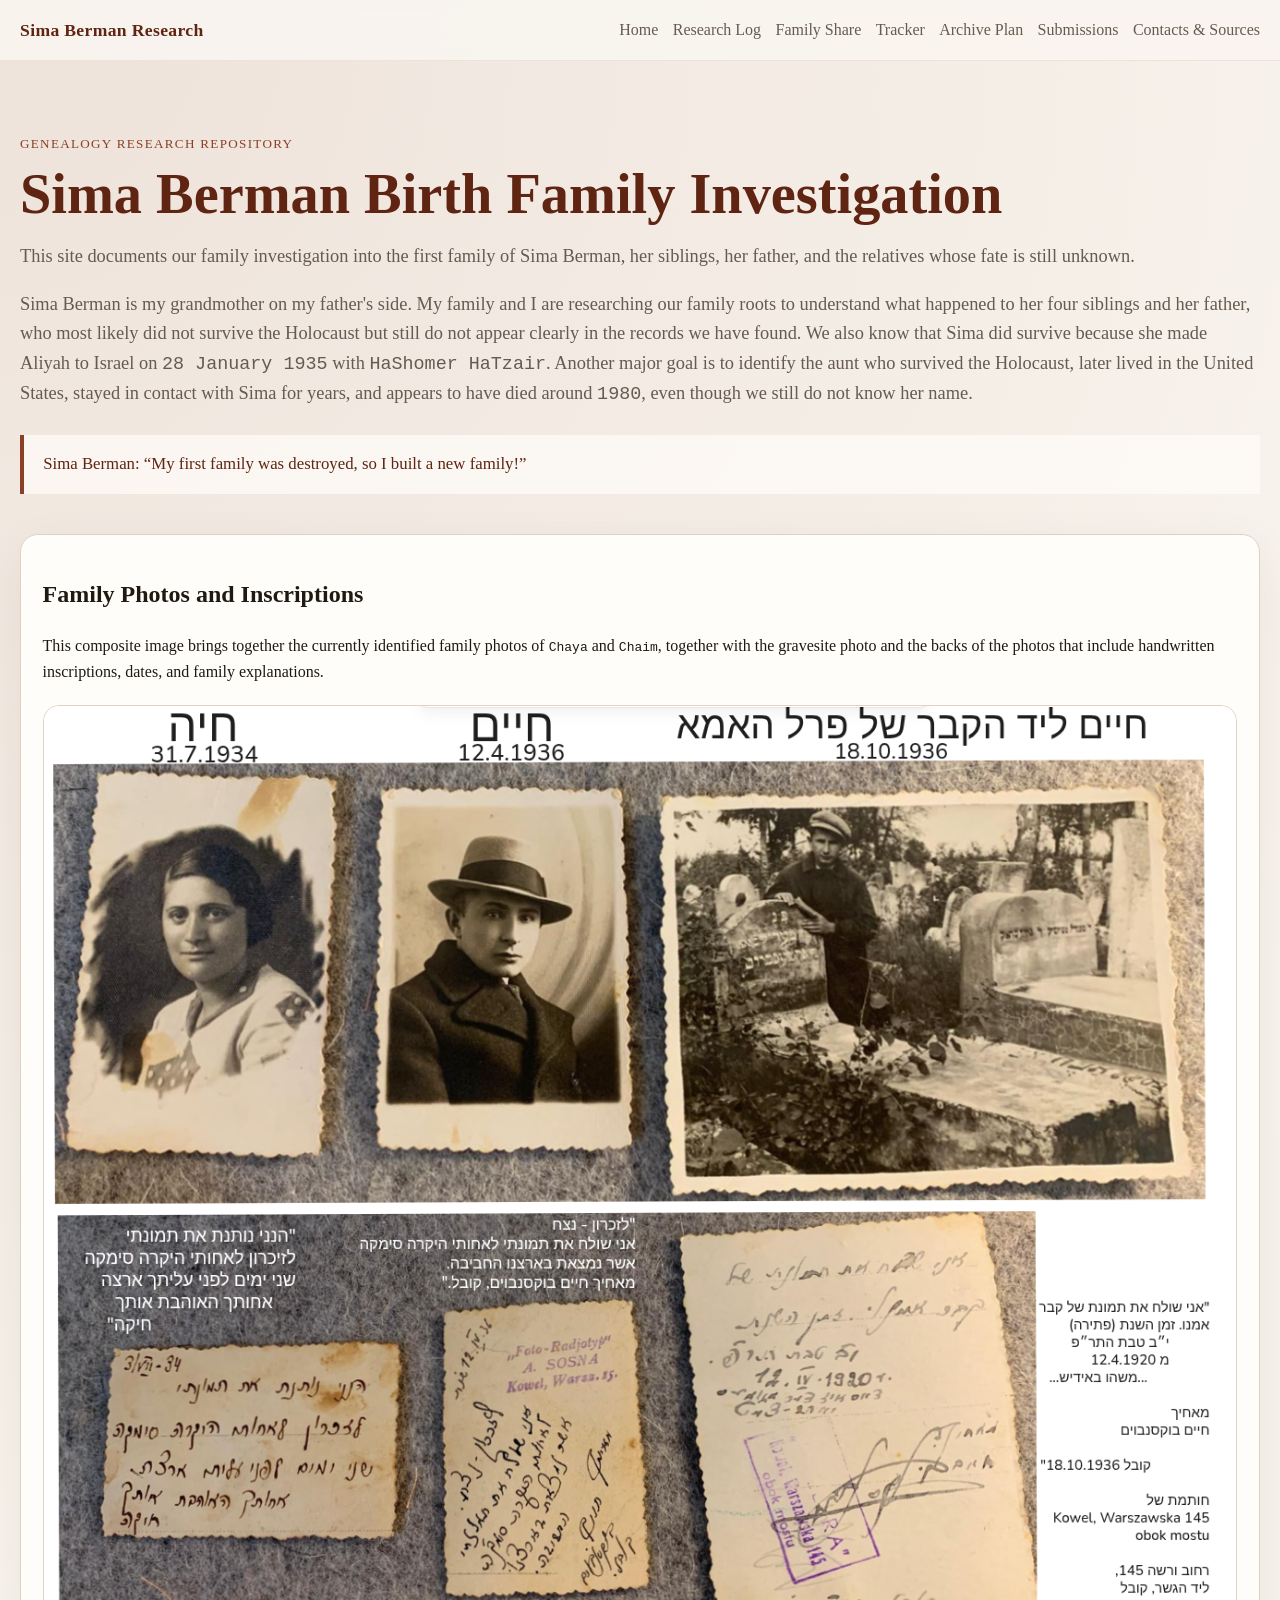
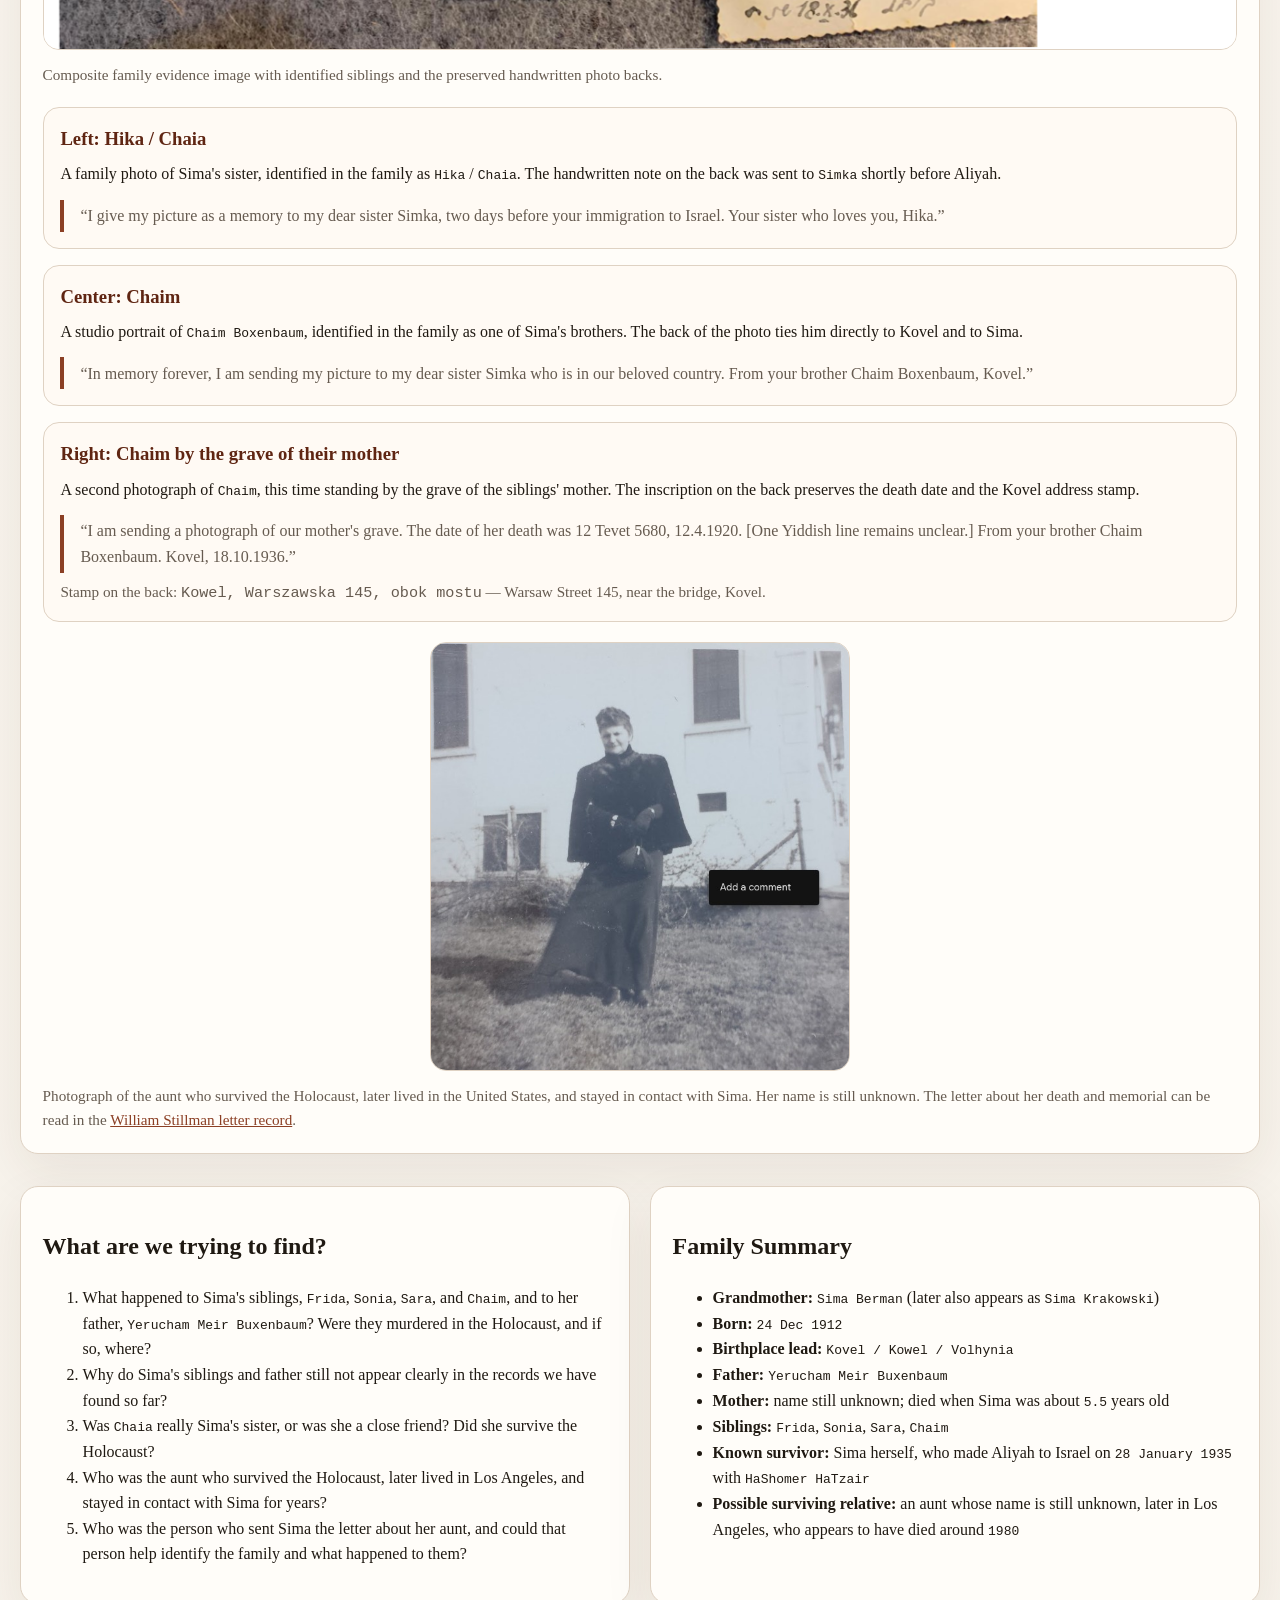
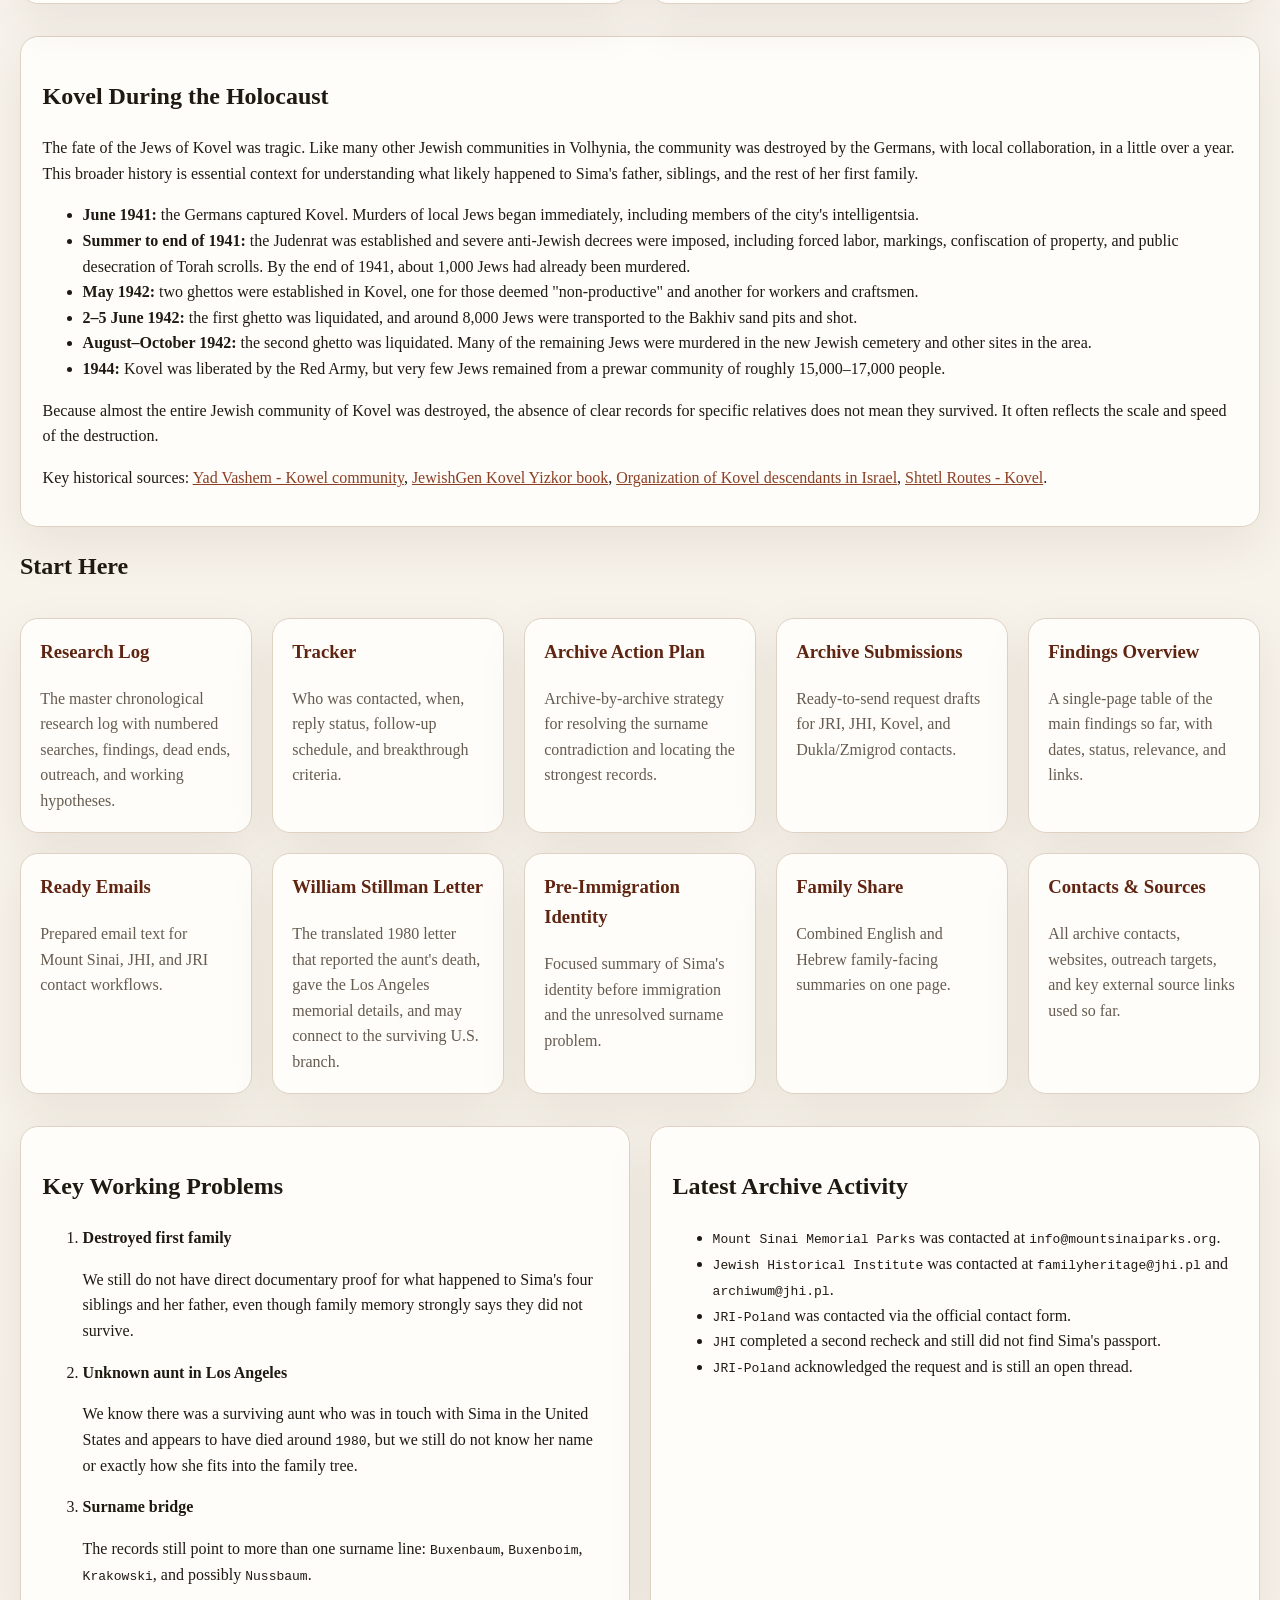
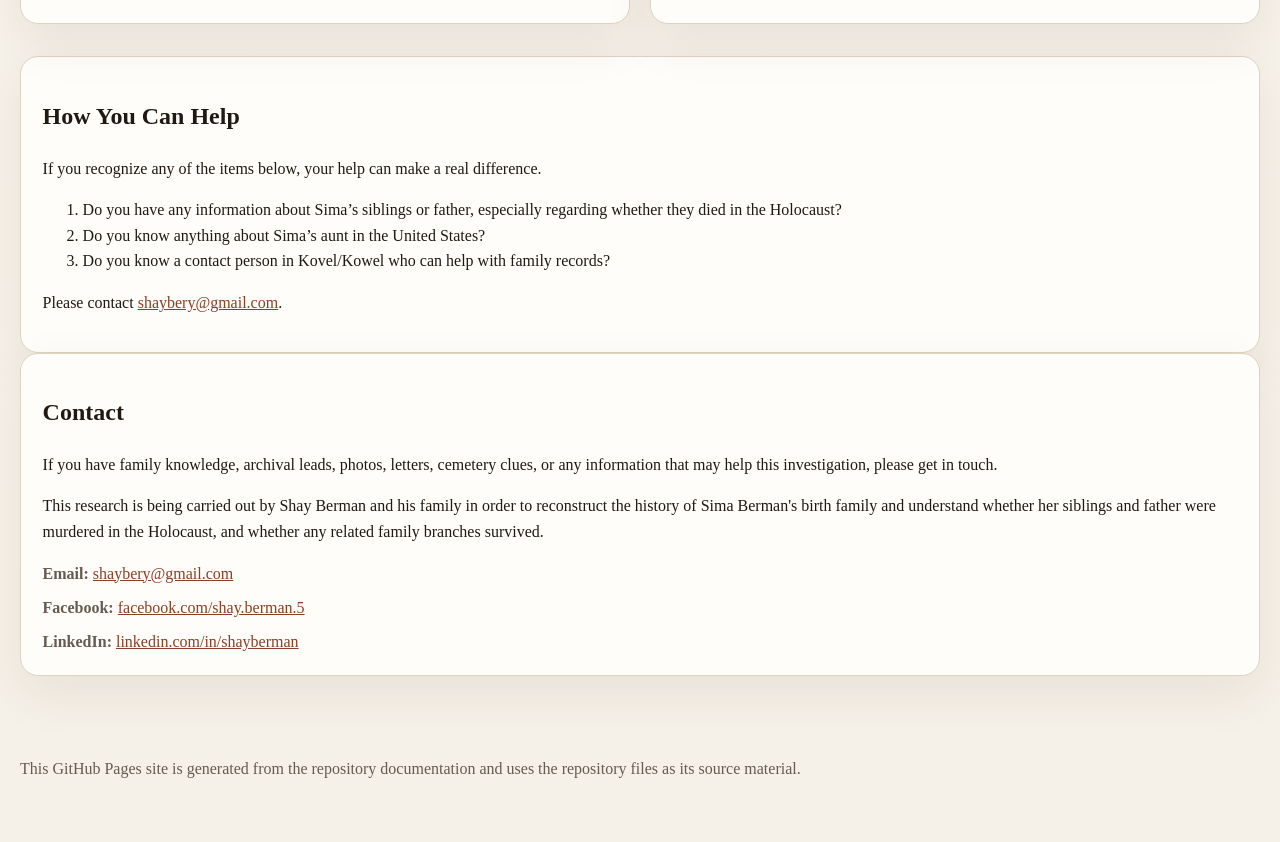
<file: index.html>
<!doctype html>
<html lang="en">
  <head>
    <meta charset="utf-8" />
    <meta name="viewport" content="width=device-width, initial-scale=1" />
    <title>Sima Berman Research</title>
    <link rel="stylesheet" href="./style.css?v=20260419" />
  </head>
  <body>
    <header class="site-header">
      <div class="wrap">
        <a class="brand" href="./index.html">Sima Berman Research</a>
        <nav class="site-nav" aria-label="Primary">
          <a href="./index.html">Home</a>
          <a href="./docs.html?doc=RESEARCH_LOG.md">Research Log</a>
          <a href="./family-share.html">Family Share</a>
          <a href="./docs.html?doc=RESEARCH_TRACKER.md">Tracker</a>
          <a href="./docs.html?doc=ARCHIVE_ACTION_PLAN.md">Archive Plan</a>
          <a href="./docs.html?doc=ARCHIVE_SUBMISSIONS_READY.md">Submissions</a>
          <a href="./contacts.html">Contacts & Sources</a>
        </nav>
      </div>
    </header>

    <main class="wrap">
      <section class="hero">
        <div class="hero-copy">
          <p class="eyebrow">Genealogy Research Repository</p>
          <h1>Sima Berman Birth Family Investigation</h1>
          <p class="lede">
            This site documents our family investigation into the first family of
            Sima Berman, her siblings, her father, and the relatives whose fate is still unknown.
          </p>
          <p class="lede">
            Sima Berman is my grandmother on my father's side. My family and I are researching our family roots
            to understand what happened to her four siblings and her father, who most likely
            did not survive the Holocaust but still do not appear clearly in the records we have found.
            We also know that Sima did survive because she made Aliyah to Israel on
            <code>28 January 1935</code> with <code>HaShomer HaTzair</code>.
          Another major goal is to identify the aunt who survived the Holocaust, later lived in the United States,
          stayed in contact with Sima for years, and appears to have died around <code>1980</code>, even though we still do not know her name.
          </p>
        <blockquote class="hero-quote">
          Sima Berman: &ldquo;My first family was destroyed, so I built a new family!&rdquo;
        </blockquote>
        </div>
      </section>

      <section class="card image-feature">
        <h2>Family Photos and Inscriptions</h2>
        <p>
          This composite image brings together the currently identified family photos of
          <code>Chaya</code> and <code>Chaim</code>, together with the gravesite photo and the
          backs of the photos that include handwritten inscriptions, dates, and family explanations.
        </p>
        <figure class="featured-figure">
          <img
            src="./assets/images/family/sima-siblings-composite.png"
            alt="Composite family image showing Chaya, Chaim, a gravesite photo, and the backs of family photos with inscriptions"
          />
          <figcaption>
            Composite family evidence image with identified siblings and the preserved handwritten photo backs.
          </figcaption>
        </figure>
        <div class="photo-notes">
          <article class="photo-note">
            <h3>Left: Hika / Chaia</h3>
            <p>
              A family photo of Sima's sister, identified in the family as
              <code>Hika</code> / <code>Chaia</code>. The handwritten note on the back was sent to
              <code>Simka</code> shortly before Aliyah.
            </p>
            <blockquote>
              “I give my picture as a memory to my dear sister Simka, two days before your immigration to Israel. Your sister who loves you, Hika.”
            </blockquote>
          </article>
          <article class="photo-note">
            <h3>Center: Chaim</h3>
            <p>
              A studio portrait of <code>Chaim Boxenbaum</code>, identified in the family as one of
              Sima's brothers. The back of the photo ties him directly to Kovel and to Sima.
            </p>
            <blockquote>
              “In memory forever, I am sending my picture to my dear sister Simka who is in our beloved country. From your brother Chaim Boxenbaum, Kovel.”
            </blockquote>
          </article>
          <article class="photo-note">
            <h3>Right: Chaim by the grave of their mother</h3>
            <p>
              A second photograph of <code>Chaim</code>, this time standing by the grave of the
              siblings' mother. The inscription on the back preserves the death date and the Kovel address stamp.
            </p>
            <blockquote>
              “I am sending a photograph of our mother's grave. The date of her death was 12 Tevet 5680, 12.4.1920. [One Yiddish line remains unclear.] From your brother Chaim Boxenbaum. Kovel, 18.10.1936.”
            </blockquote>
            <p class="photo-note-meta">
              Stamp on the back: <code>Kowel, Warszawska 145, obok mostu</code> —
              Warsaw Street 145, near the bridge, Kovel.
            </p>
          </article>
        </div>
        <figure class="featured-figure aunt-figure">
          <a
            href="./assets/images/family/possible-surviving-aunt.png"
            target="_blank"
            rel="noreferrer"
          >
            <img
              src="./assets/images/family/possible-surviving-aunt.png"
              alt="Photograph of the aunt who survived the Holocaust and stayed in contact with Sima, but whose name is still unknown"
            />
          </a>
          <figcaption>
            Photograph of the aunt who survived the Holocaust, later lived in the United States, and stayed in contact with Sima. Her name is still unknown.
            The letter about her death and memorial can be read in the
            <a href="./docs.html?doc=WILLIAM_STILLMAN_LETTER.md">William Stillman letter record</a>.
          </figcaption>
        </figure>
      </section>

      <section class="grid two">
        <article class="card">
          <h2>What are we trying to find?</h2>
          <ol>
            <li>What happened to Sima's siblings, <code>Frida</code>, <code>Sonia</code>, <code>Sara</code>, and <code>Chaim</code>, and to her father, <code>Yerucham Meir Buxenbaum</code>? Were they murdered in the Holocaust, and if so, where?</li>
            <li>Why do Sima's siblings and father still not appear clearly in the records we have found so far?</li>
            <li>Was <code>Chaia</code> really Sima's sister, or was she a close friend? Did she survive the Holocaust?</li>
            <li>Who was the aunt who survived the Holocaust, later lived in Los Angeles, and stayed in contact with Sima for years?</li>
            <li>Who was the person who sent Sima the letter about her aunt, and could that person help identify the family and what happened to them?</li>
          </ol>
        </article>

        <article class="card">
          <h2>Family Summary</h2>
          <ul>
            <li><strong>Grandmother:</strong> <code>Sima Berman</code> (later also appears as <code>Sima Krakowski</code>)</li>
            <li><strong>Born:</strong> <code>24 Dec 1912</code></li>
            <li><strong>Birthplace lead:</strong> <code>Kovel / Kowel / Volhynia</code></li>
            <li><strong>Father:</strong> <code>Yerucham Meir Buxenbaum</code></li>
            <li><strong>Mother:</strong> name still unknown; died when Sima was about <code>5.5</code> years old</li>
            <li><strong>Siblings:</strong> <code>Frida</code>, <code>Sonia</code>, <code>Sara</code>, <code>Chaim</code></li>
            <li><strong>Known survivor:</strong> Sima herself, who made Aliyah to Israel on <code>28 January 1935</code> with <code>HaShomer HaTzair</code></li>
            <li><strong>Possible surviving relative:</strong> an aunt whose name is still unknown, later in Los Angeles, who appears to have died around <code>1980</code></li>
          </ul>
        </article>
      </section>

      <section class="card">
        <h2>Kovel During the Holocaust</h2>
        <p>
          The fate of the Jews of Kovel was tragic. Like many other Jewish communities in Volhynia,
          the community was destroyed by the Germans, with local collaboration, in a little over a year.
          This broader history is essential context for understanding what likely happened to Sima's father,
          siblings, and the rest of her first family.
        </p>
        <ul>
          <li><strong>June 1941:</strong> the Germans captured Kovel. Murders of local Jews began immediately, including members of the city's intelligentsia.</li>
          <li><strong>Summer to end of 1941:</strong> the Judenrat was established and severe anti-Jewish decrees were imposed, including forced labor, markings, confiscation of property, and public desecration of Torah scrolls. By the end of 1941, about 1,000 Jews had already been murdered.</li>
          <li><strong>May 1942:</strong> two ghettos were established in Kovel, one for those deemed "non-productive" and another for workers and craftsmen.</li>
          <li><strong>2–5 June 1942:</strong> the first ghetto was liquidated, and around 8,000 Jews were transported to the Bakhiv sand pits and shot.</li>
          <li><strong>August–October 1942:</strong> the second ghetto was liquidated. Many of the remaining Jews were murdered in the new Jewish cemetery and other sites in the area.</li>
          <li><strong>1944:</strong> Kovel was liberated by the Red Army, but very few Jews remained from a prewar community of roughly 15,000–17,000 people.</li>
        </ul>
        <p>
          Because almost the entire Jewish community of Kovel was destroyed, the absence of clear records for
          specific relatives does not mean they survived. It often reflects the scale and speed of the destruction.
        </p>
        <p>
          Key historical sources:
          <a href="https://collections.yadvashem.org/en/untold-stories/community/14622122-Kowel" target="_blank" rel="noreferrer">Yad Vashem - Kowel community</a>,
          <a href="https://www.jewishgen.org/yizkor/kovel1/kov483.html" target="_blank" rel="noreferrer">JewishGen Kovel Yizkor book</a>,
          <a href="https://www.israeli-kovel-org.org/english.html" target="_blank" rel="noreferrer">Organization of Kovel descendants in Israel</a>,
          <a href="https://shtetlroutes.eu/en/kovel-putvnik/" target="_blank" rel="noreferrer">Shtetl Routes - Kovel</a>.
        </p>
      </section>

      <section>
        <h2>Start Here</h2>
        <div class="grid docs-grid">
          <a class="doc-card" href="./docs.html?doc=RESEARCH_LOG.md">
            <h3>Research Log</h3>
            <p>The master chronological research log with numbered searches, findings, dead ends, outreach, and working hypotheses.</p>
          </a>
          <a class="doc-card" href="./docs.html?doc=RESEARCH_TRACKER.md">
            <h3>Tracker</h3>
            <p>Who was contacted, when, reply status, follow-up schedule, and breakthrough criteria.</p>
          </a>
          <a class="doc-card" href="./docs.html?doc=ARCHIVE_ACTION_PLAN.md">
            <h3>Archive Action Plan</h3>
            <p>Archive-by-archive strategy for resolving the surname contradiction and locating the strongest records.</p>
          </a>
          <a class="doc-card" href="./docs.html?doc=ARCHIVE_SUBMISSIONS_READY.md">
            <h3>Archive Submissions</h3>
            <p>Ready-to-send request drafts for JRI, JHI, Kovel, and Dukla/Zmigrod contacts.</p>
          </a>
          <a class="doc-card" href="./docs.html?doc=FINDINGS_OVERVIEW.md">
            <h3>Findings Overview</h3>
            <p>A single-page table of the main findings so far, with dates, status, relevance, and links.</p>
          </a>
          <a class="doc-card" href="./docs.html?doc=READY_TO_SEND_EMAILS.md">
            <h3>Ready Emails</h3>
            <p>Prepared email text for Mount Sinai, JHI, and JRI contact workflows.</p>
          </a>
          <a class="doc-card" href="./docs.html?doc=WILLIAM_STILLMAN_LETTER.md">
            <h3>William Stillman Letter</h3>
            <p>The translated 1980 letter that reported the aunt's death, gave the Los Angeles memorial details, and may connect to the surviving U.S. branch.</p>
          </a>
          <a class="doc-card" href="./docs.html?doc=SIMA_PRE_IMMIGRATION_IDENTITY.md">
            <h3>Pre-Immigration Identity</h3>
            <p>Focused summary of Sima's identity before immigration and the unresolved surname problem.</p>
          </a>
          <a class="doc-card" href="./family-share.html">
            <h3>Family Share</h3>
            <p>Combined English and Hebrew family-facing summaries on one page.</p>
          </a>
          <a class="doc-card" href="./contacts.html">
            <h3>Contacts & Sources</h3>
            <p>All archive contacts, websites, outreach targets, and key external source links used so far.</p>
          </a>
        </div>
      </section>

      <section class="grid two">
        <article class="card">
          <h2>Key Working Problems</h2>
          <ol>
            <li>
              <strong>Destroyed first family</strong>
              <p>We still do not have direct documentary proof for what happened to Sima's four siblings and her father, even though family memory strongly says they did not survive.</p>
            </li>
            <li>
              <strong>Unknown aunt in Los Angeles</strong>
              <p>We know there was a surviving aunt who was in touch with Sima in the United States and appears to have died around <code>1980</code>, but we still do not know her name or exactly how she fits into the family tree.</p>
            </li>
            <li>
              <strong>Surname bridge</strong>
              <p>The records still point to more than one surname line: <code>Buxenbaum</code>, <code>Buxenboim</code>, <code>Krakowski</code>, and possibly <code>Nussbaum</code>.</p>
            </li>
          </ol>
        </article>

        <article class="card">
          <h2>Latest Archive Activity</h2>
          <ul>
            <li><code>Mount Sinai Memorial Parks</code> was contacted at <code>info@mountsinaiparks.org</code>.</li>
            <li><code>Jewish Historical Institute</code> was contacted at <code>familyheritage@jhi.pl</code> and <code>archiwum@jhi.pl</code>.</li>
            <li><code>JRI-Poland</code> was contacted via the official contact form.</li>
            <li><code>JHI</code> completed a second recheck and still did not find Sima's passport.</li>
            <li><code>JRI-Poland</code> acknowledged the request and is still an open thread.</li>
          </ul>
        </article>
      </section>

      <section class="card">
        <h2>How You Can Help</h2>
        <p>If you recognize any of the items below, your help can make a real difference.</p>
        <ol>
          <li>Do you have any information about Sima’s siblings or father, especially regarding whether they died in the Holocaust?</li>
          <li>Do you know anything about Sima’s aunt in the United States?</li>
          <li>Do you know a contact person in Kovel/Kowel who can help with family records?</li>
        </ol>
        <p>Please contact <a href="mailto:shaybery@gmail.com">shaybery@gmail.com</a>.</p>
      </section>

      <section class="card contact-card">
        <h2>Contact</h2>
        <p>
          If you have family knowledge, archival leads, photos, letters, cemetery clues,
          or any information that may help this investigation, please get in touch.
        </p>
        <p>
          This research is being carried out by Shay Berman and his family in order to reconstruct
          the history of Sima Berman's birth family and understand whether her siblings and father
          were murdered in the Holocaust, and whether any related family branches survived.
        </p>
        <ul class="contact-list">
          <li><strong>Email:</strong> <a href="mailto:shaybery@gmail.com">shaybery@gmail.com</a></li>
          <li><strong>Facebook:</strong> <a href="https://www.facebook.com/shay.berman.5" target="_blank" rel="noreferrer">facebook.com/shay.berman.5</a></li>
          <li><strong>LinkedIn:</strong> <a href="https://www.linkedin.com/in/shayberman/" target="_blank" rel="noreferrer">linkedin.com/in/shayberman</a></li>
        </ul>
      </section>
    </main>

    <footer class="site-footer">
      <div class="wrap">
        <p>This GitHub Pages site is generated from the repository documentation and uses the repository files as its source material.</p>
      </div>
    </footer>
  </body>
</html>
</file>
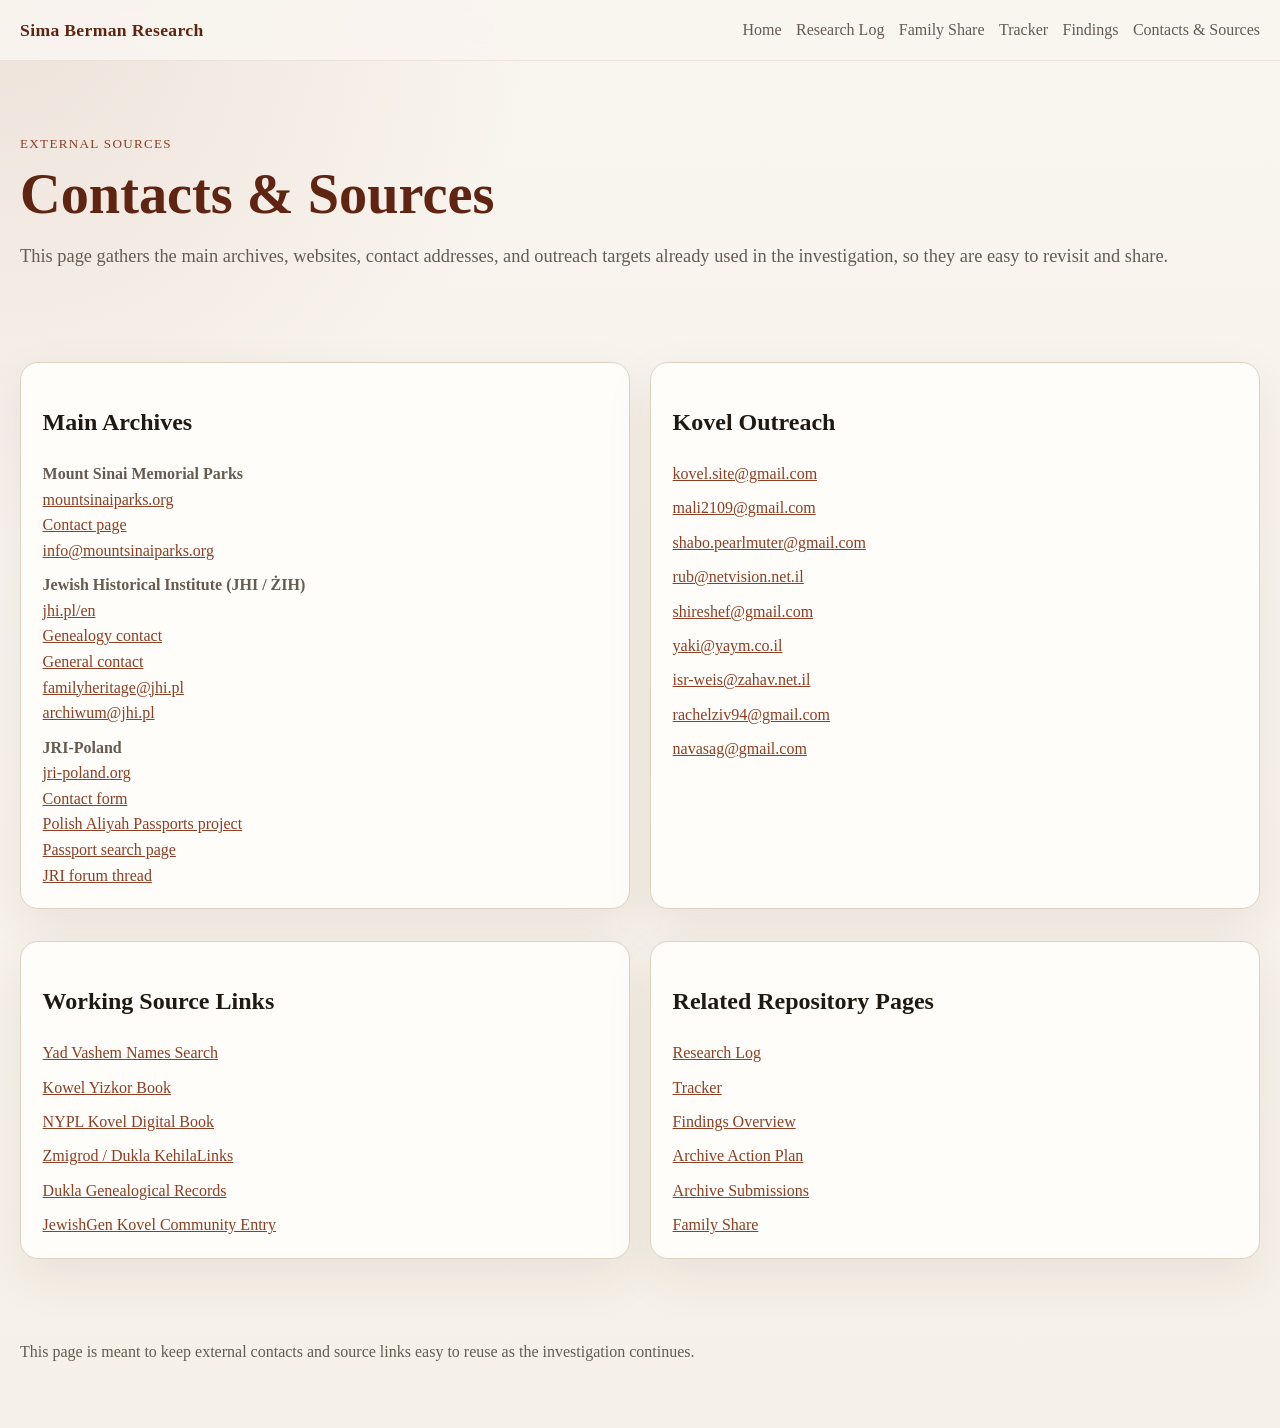
<file: contacts.html>
<!doctype html>
<html lang="en">
  <head>
    <meta charset="utf-8" />
    <meta name="viewport" content="width=device-width, initial-scale=1" />
    <title>Contacts & Sources</title>
    <link rel="stylesheet" href="./style.css?v=20260419" />
  </head>
  <body>
    <header class="site-header">
      <div class="wrap">
        <a class="brand" href="./index.html">Sima Berman Research</a>
        <nav class="site-nav" aria-label="Primary">
          <a href="./index.html">Home</a>
          <a href="./docs.html?doc=RESEARCH_LOG.md">Research Log</a>
          <a href="./family-share.html">Family Share</a>
          <a href="./docs.html?doc=RESEARCH_TRACKER.md">Tracker</a>
          <a href="./docs.html?doc=FINDINGS_OVERVIEW.md">Findings</a>
          <a href="./contacts.html">Contacts & Sources</a>
        </nav>
      </div>
    </header>

    <main class="wrap">
      <section class="hero compact-hero">
        <p class="eyebrow">External Sources</p>
        <h1>Contacts & Sources</h1>
        <p class="lede">
          This page gathers the main archives, websites, contact addresses, and outreach targets
          already used in the investigation, so they are easy to revisit and share.
        </p>
      </section>

      <section class="grid two">
        <article class="card">
          <h2>Main Archives</h2>
          <ul class="contact-list">
            <li>
              <strong>Mount Sinai Memorial Parks</strong><br />
              <a href="https://mountsinaiparks.org/" target="_blank" rel="noreferrer">mountsinaiparks.org</a><br />
              <a href="https://mountsinaiparks.org/contact-us/" target="_blank" rel="noreferrer">Contact page</a><br />
              <a href="mailto:info@mountsinaiparks.org">info@mountsinaiparks.org</a>
            </li>
            <li>
              <strong>Jewish Historical Institute (JHI / ŻIH)</strong><br />
              <a href="https://www.jhi.pl/en" target="_blank" rel="noreferrer">jhi.pl/en</a><br />
              <a href="https://www.jhi.pl/en/genealogy/contact-us" target="_blank" rel="noreferrer">Genealogy contact</a><br />
              <a href="https://www.jhi.pl/en/contact" target="_blank" rel="noreferrer">General contact</a><br />
              <a href="mailto:familyheritage@jhi.pl">familyheritage@jhi.pl</a><br />
              <a href="mailto:archiwum@jhi.pl">archiwum@jhi.pl</a>
            </li>
            <li>
              <strong>JRI-Poland</strong><br />
              <a href="https://www.jri-poland.org/" target="_blank" rel="noreferrer">jri-poland.org</a><br />
              <a href="https://www.jri-poland.org/contact-us/" target="_blank" rel="noreferrer">Contact form</a><br />
              <a href="https://www.jri-poland.org/blog/polish-aliyah-passports/" target="_blank" rel="noreferrer">Polish Aliyah Passports project</a><br />
              <a href="https://www.jri-poland.org/jri-polish-aliyah-passports/" target="_blank" rel="noreferrer">Passport search page</a><br />
              <a href="https://forum.jri-poland.org/t/genealogy-inquiry-buxenbaum-family-poland-1935-immigration/22104" target="_blank" rel="noreferrer">JRI forum thread</a>
            </li>
          </ul>
        </article>

        <article class="card">
          <h2>Kovel Outreach</h2>
          <ul class="contact-list">
            <li><a href="mailto:kovel.site@gmail.com">kovel.site@gmail.com</a></li>
            <li><a href="mailto:mali2109@gmail.com">mali2109@gmail.com</a></li>
            <li><a href="mailto:shabo.pearlmuter@gmail.com">shabo.pearlmuter@gmail.com</a></li>
            <li><a href="mailto:rub@netvision.net.il">rub@netvision.net.il</a></li>
            <li><a href="mailto:shireshef@gmail.com">shireshef@gmail.com</a></li>
            <li><a href="mailto:yaki@yaym.co.il">yaki@yaym.co.il</a></li>
            <li><a href="mailto:isr-weis@zahav.net.il">isr-weis@zahav.net.il</a></li>
            <li><a href="mailto:rachelziv94@gmail.com">rachelziv94@gmail.com</a></li>
            <li><a href="mailto:navasag@gmail.com">navasag@gmail.com</a></li>
          </ul>
        </article>
      </section>

      <section class="grid two">
        <article class="card">
          <h2>Working Source Links</h2>
          <ul class="contact-list">
            <li><a href="https://collections.yadvashem.org/en/names/search-results-names" target="_blank" rel="noreferrer">Yad Vashem Names Search</a></li>
            <li><a href="https://www.jewishgen.org/Yizkor/kovel1/kovel1.html" target="_blank" rel="noreferrer">Kowel Yizkor Book</a></li>
            <li><a href="https://digitalcollections.nypl.org/items/92e344e0-096e-0133-0875-58d385a7b928?canvasIndex=5" target="_blank" rel="noreferrer">NYPL Kovel Digital Book</a></li>
            <li><a href="https://kehilalinks.jewishgen.org/Zmigrod/zmigrod.htm" target="_blank" rel="noreferrer">Zmigrod / Dukla KehilaLinks</a></li>
            <li><a href="https://kehilalinks.jewishgen.org/zmigrod/dukgenre.html" target="_blank" rel="noreferrer">Dukla Genealogical Records</a></li>
            <li><a href="https://www.jewishgen.org/Communities/jgcd.php?dist1900=Kovel&get=y&prov1900=Volhynia" target="_blank" rel="noreferrer">JewishGen Kovel Community Entry</a></li>
          </ul>
        </article>

        <article class="card">
          <h2>Related Repository Pages</h2>
          <ul class="contact-list">
            <li><a href="./docs.html?doc=RESEARCH_LOG.md">Research Log</a></li>
            <li><a href="./docs.html?doc=RESEARCH_TRACKER.md">Tracker</a></li>
            <li><a href="./docs.html?doc=FINDINGS_OVERVIEW.md">Findings Overview</a></li>
            <li><a href="./docs.html?doc=ARCHIVE_ACTION_PLAN.md">Archive Action Plan</a></li>
            <li><a href="./docs.html?doc=ARCHIVE_SUBMISSIONS_READY.md">Archive Submissions</a></li>
            <li><a href="./family-share.html">Family Share</a></li>
          </ul>
        </article>
      </section>
    </main>

    <footer class="site-footer">
      <div class="wrap">
        <p>This page is meant to keep external contacts and source links easy to reuse as the investigation continues.</p>
      </div>
    </footer>
  </body>
</html>
</file>
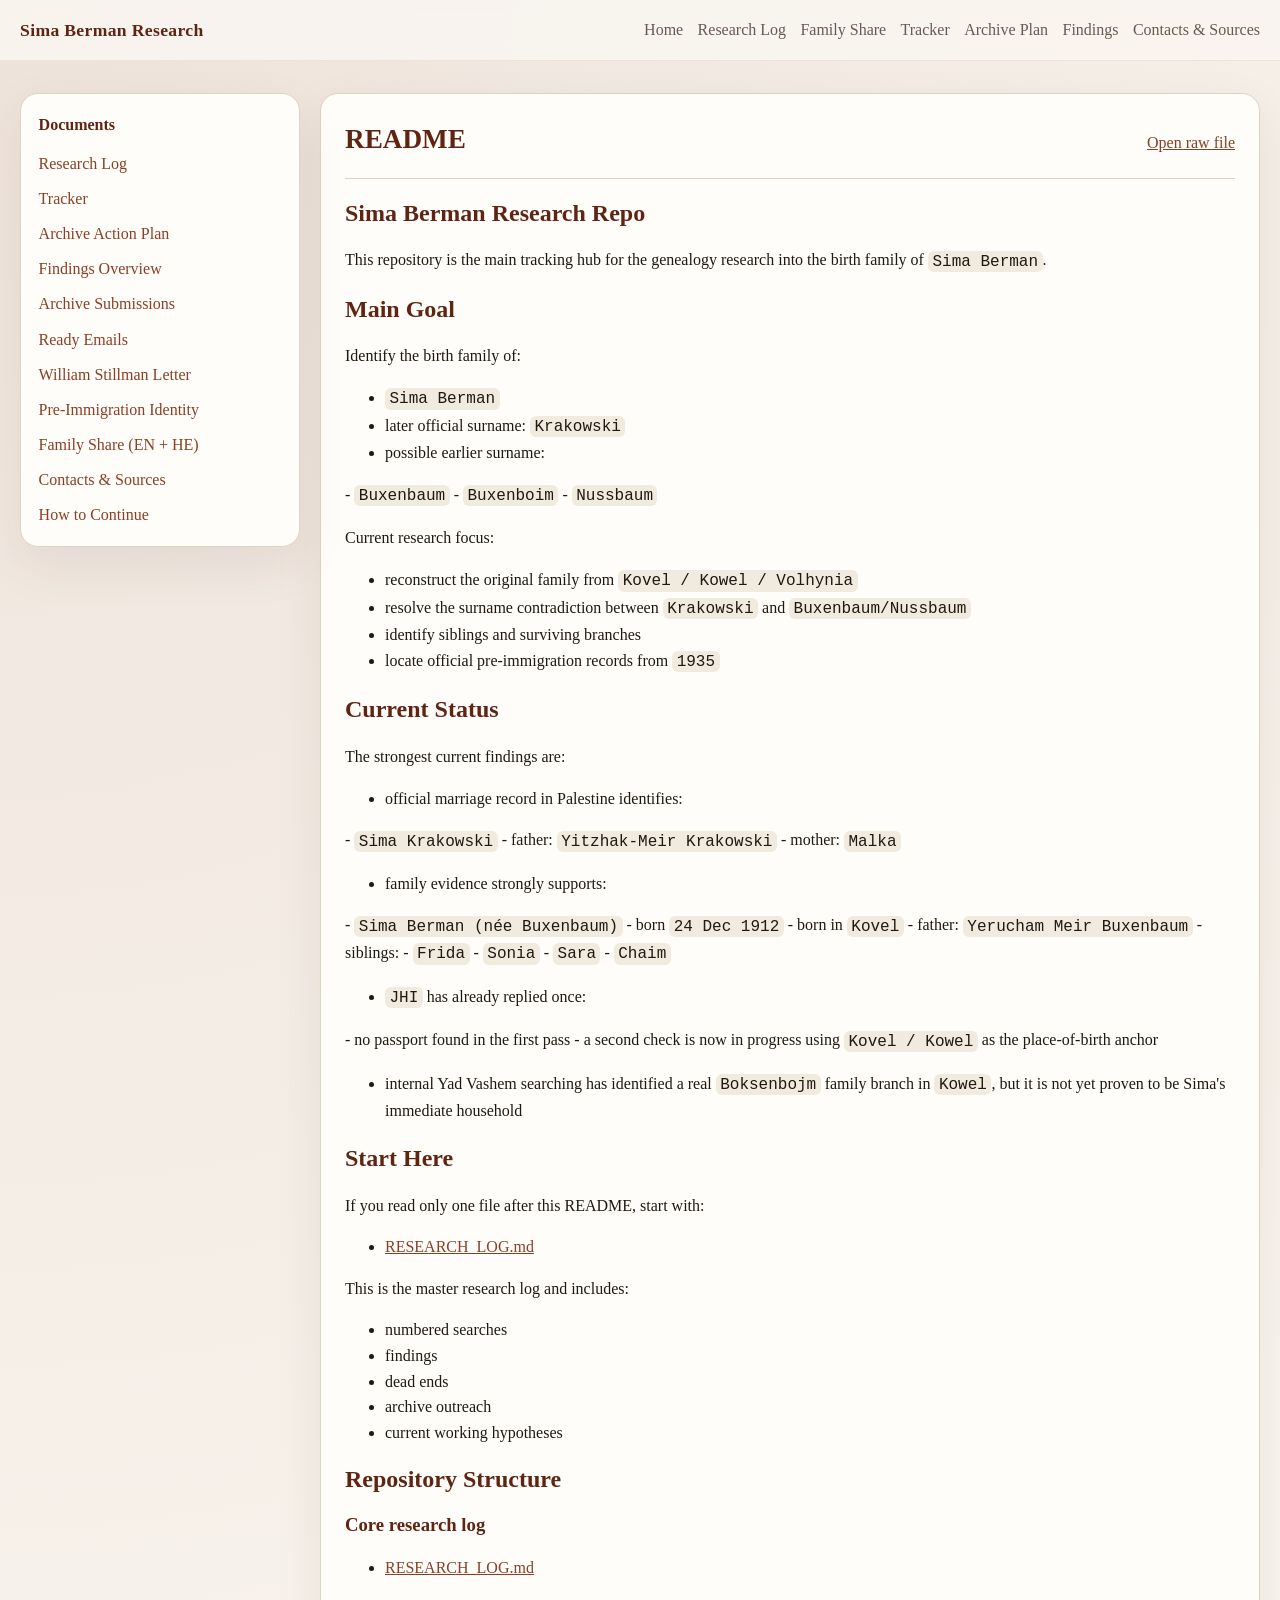
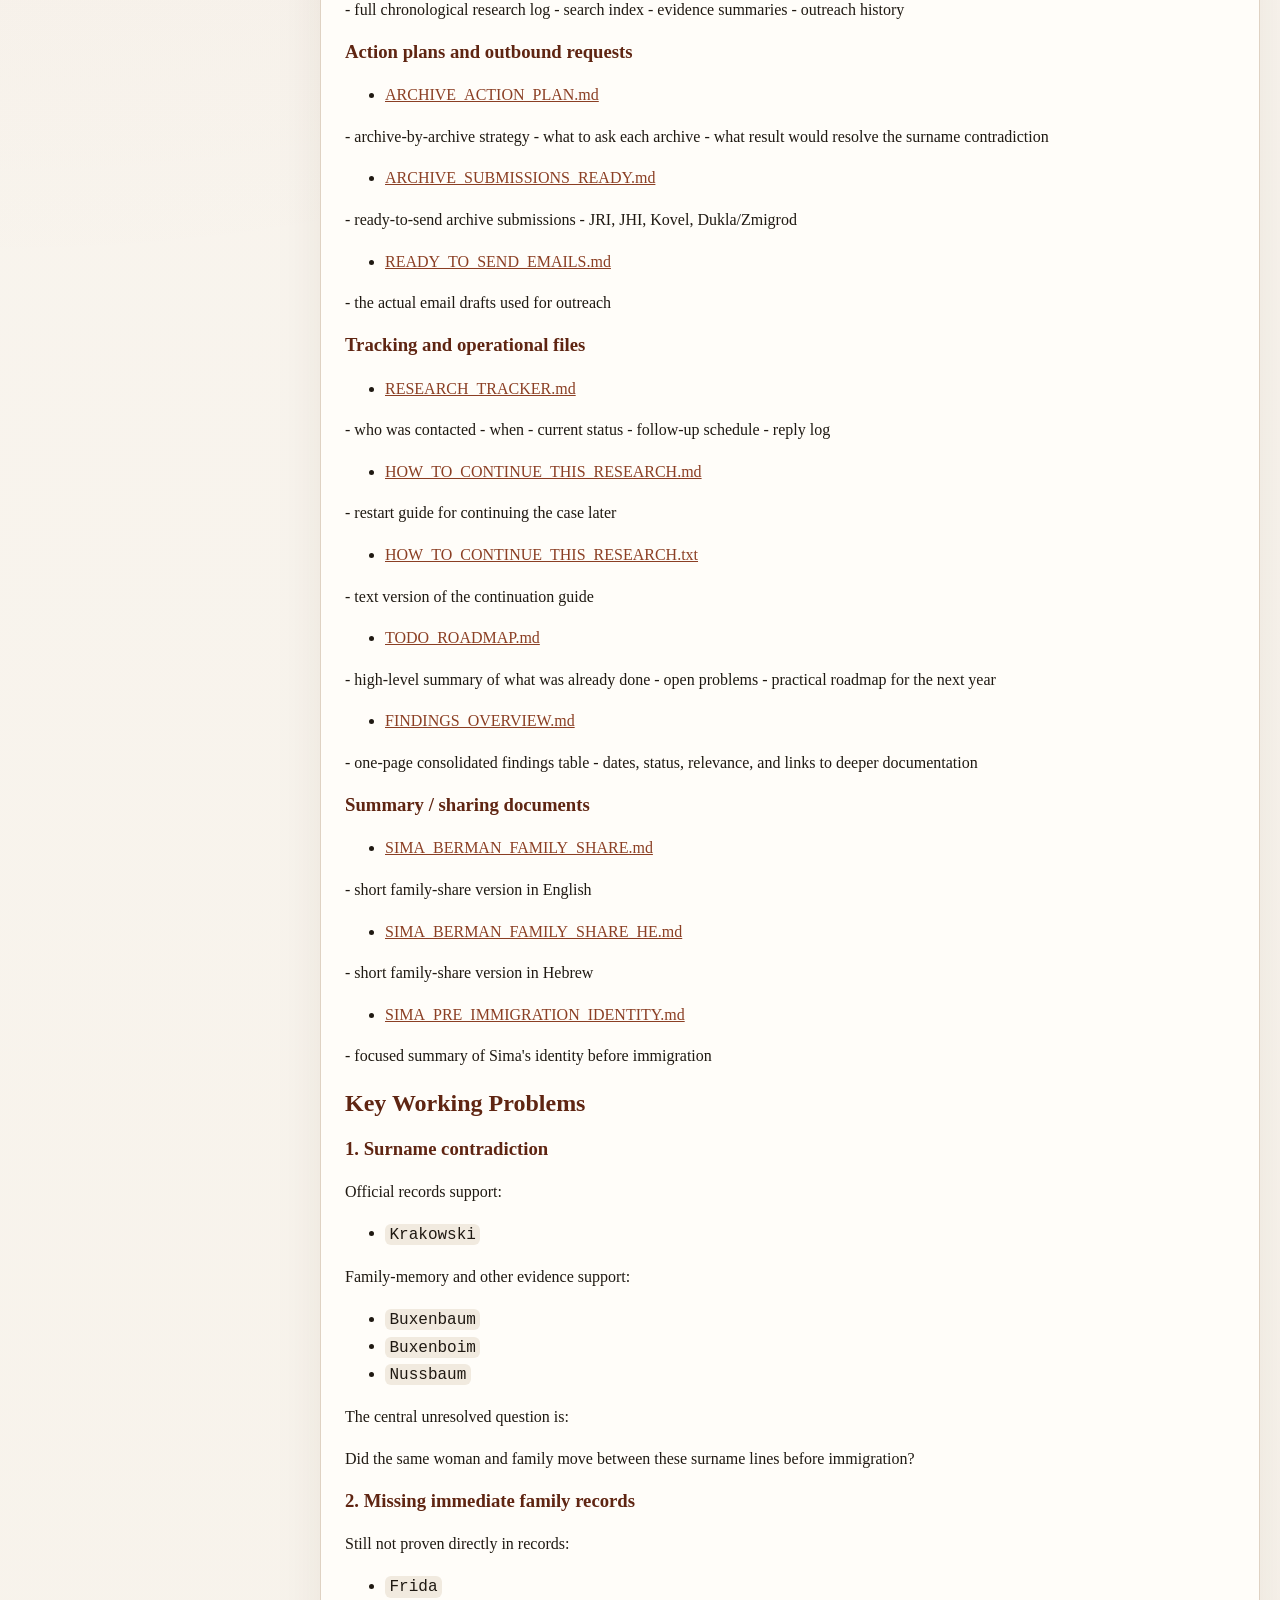
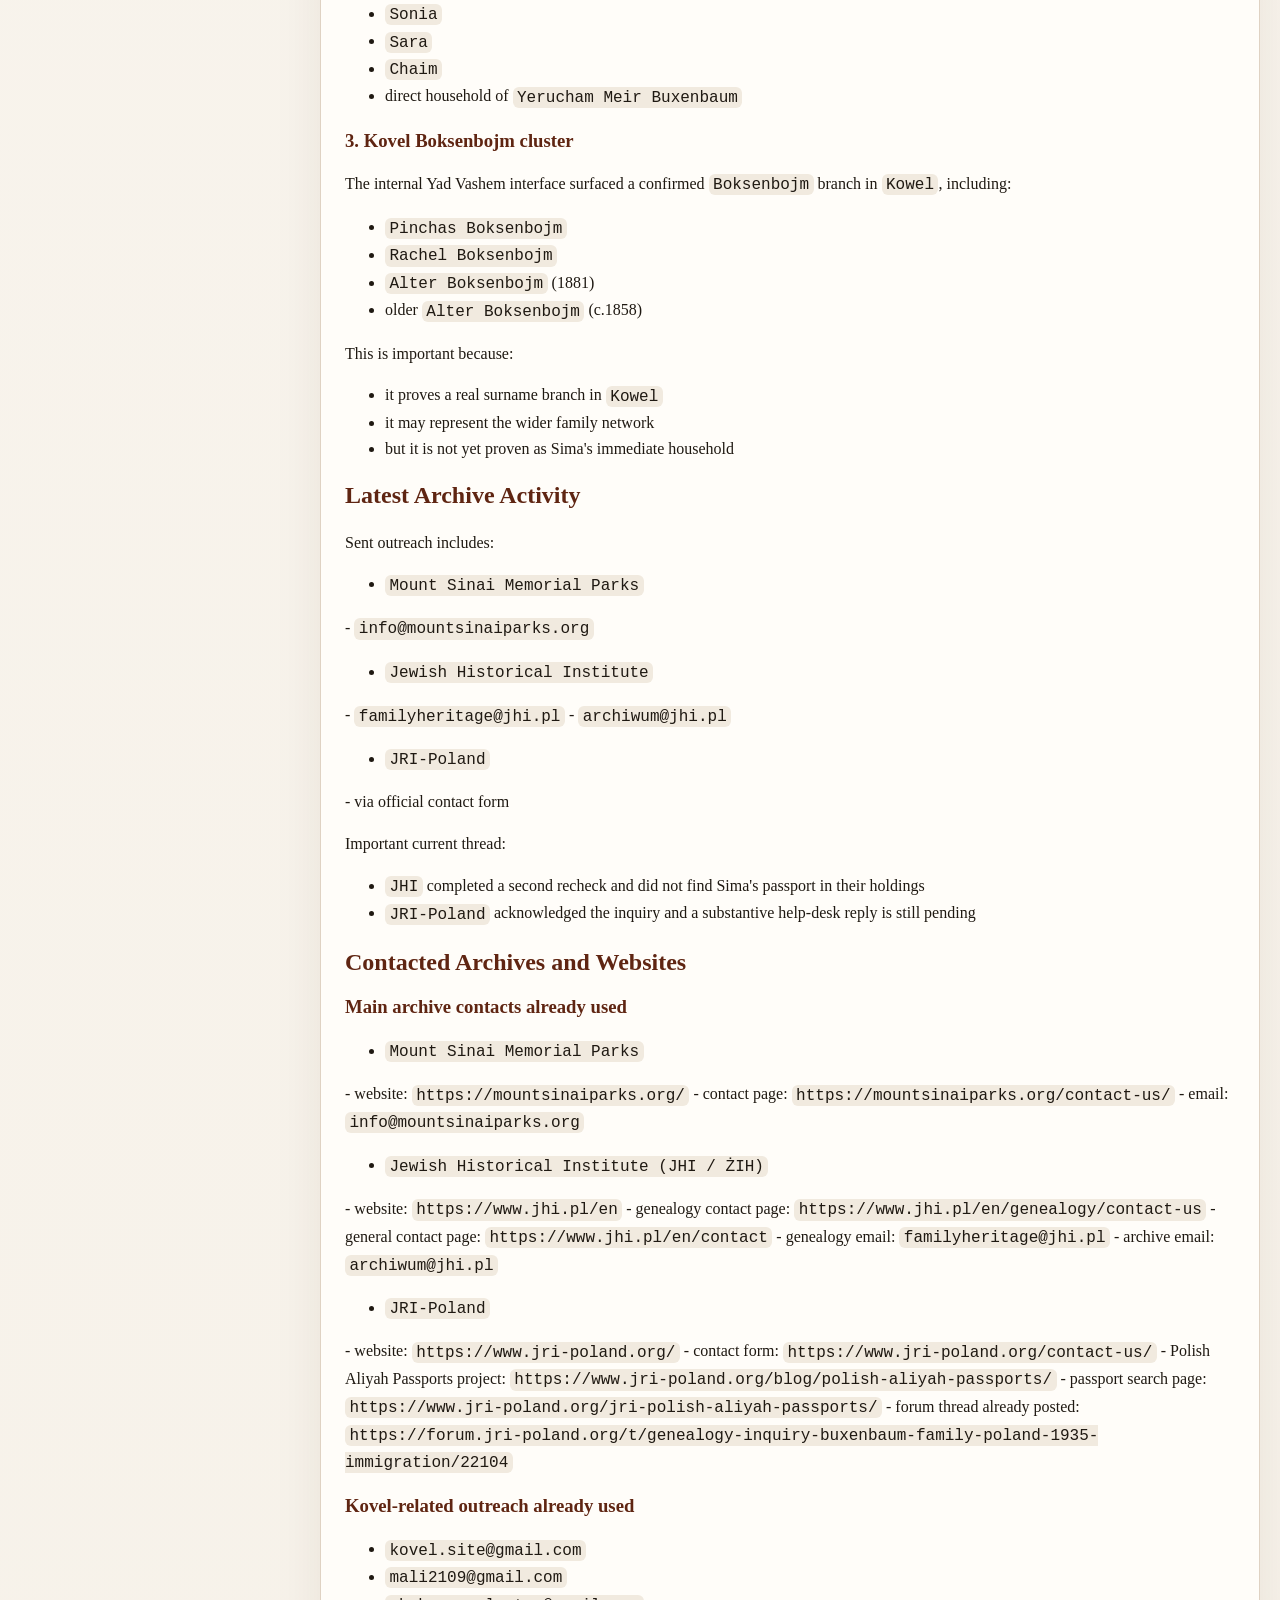
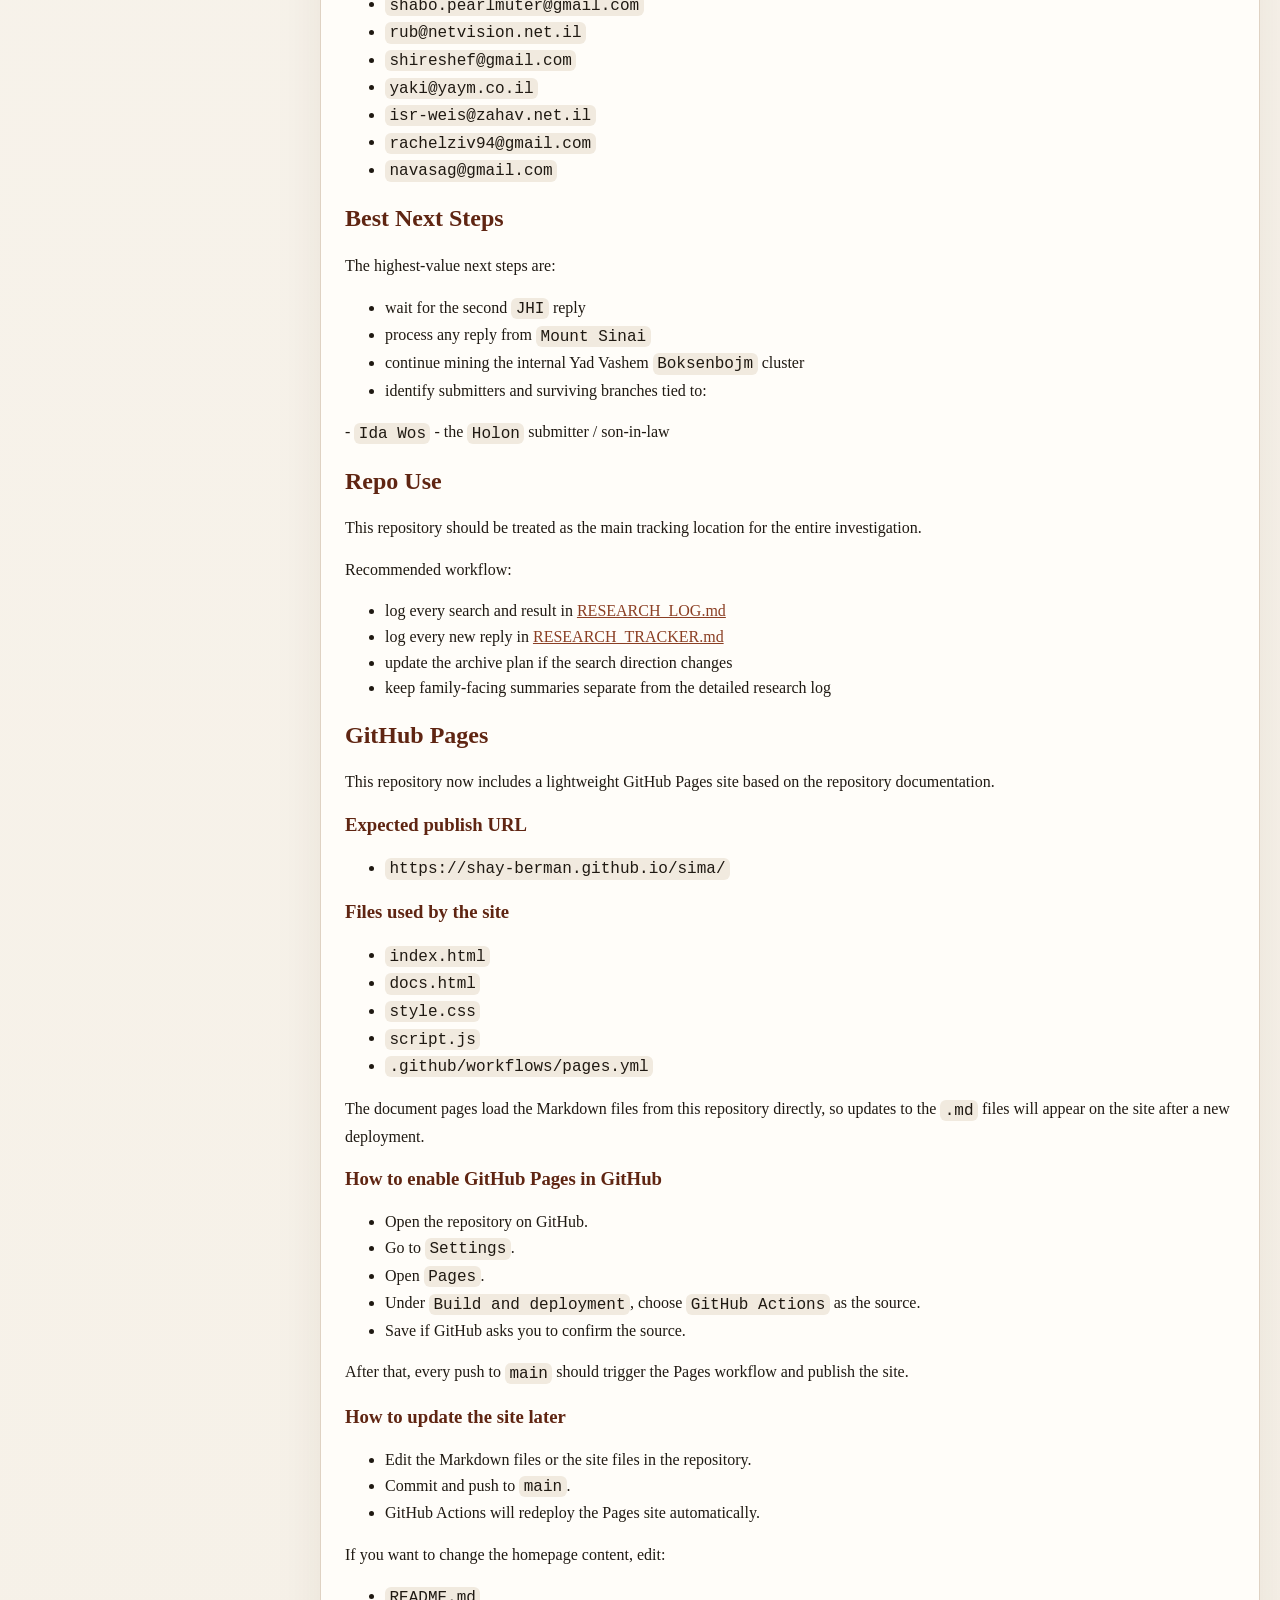
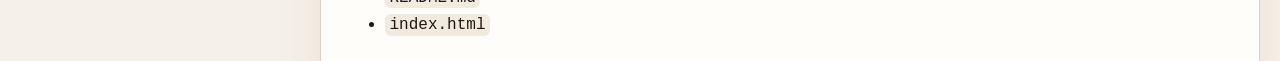
<file: docs.html>
<!doctype html>
<html lang="en">
  <head>
    <meta charset="utf-8" />
    <meta name="viewport" content="width=device-width, initial-scale=1" />
    <title>Research Document</title>
    <link rel="stylesheet" href="./style.css?v=20260419" />
  </head>
  <body>
    <header class="site-header">
      <div class="wrap">
        <a class="brand" href="./index.html">Sima Berman Research</a>
        <nav class="site-nav" aria-label="Primary">
          <a href="./index.html">Home</a>
          <a href="./docs.html?doc=RESEARCH_LOG.md">Research Log</a>
          <a href="./family-share.html">Family Share</a>
          <a href="./docs.html?doc=RESEARCH_TRACKER.md">Tracker</a>
          <a href="./docs.html?doc=ARCHIVE_ACTION_PLAN.md">Archive Plan</a>
          <a href="./docs.html?doc=FINDINGS_OVERVIEW.md">Findings</a>
          <a href="./contacts.html">Contacts & Sources</a>
        </nav>
      </div>
    </header>

    <main class="wrap doc-layout">
      <aside class="doc-sidebar">
        <h2>Documents</h2>
        <nav class="doc-nav">
          <a href="./docs.html?doc=RESEARCH_LOG.md">Research Log</a>
          <a href="./docs.html?doc=RESEARCH_TRACKER.md">Tracker</a>
          <a href="./docs.html?doc=ARCHIVE_ACTION_PLAN.md">Archive Action Plan</a>
          <a href="./docs.html?doc=FINDINGS_OVERVIEW.md">Findings Overview</a>
          <a href="./docs.html?doc=ARCHIVE_SUBMISSIONS_READY.md">Archive Submissions</a>
          <a href="./docs.html?doc=READY_TO_SEND_EMAILS.md">Ready Emails</a>
          <a href="./docs.html?doc=WILLIAM_STILLMAN_LETTER.md">William Stillman Letter</a>
          <a href="./docs.html?doc=SIMA_PRE_IMMIGRATION_IDENTITY.md">Pre-Immigration Identity</a>
          <a href="./family-share.html">Family Share (EN + HE)</a>
          <a href="./contacts.html">Contacts & Sources</a>
          <a href="./docs.html?doc=HOW_TO_CONTINUE_THIS_RESEARCH.md">How to Continue</a>
        </nav>
      </aside>

      <article class="doc-main">
        <div class="doc-meta">
          <h1 id="doc-title">Loading…</h1>
          <a id="raw-link" href="#">Open raw file</a>
        </div>
        <div id="doc-content" class="markdown-body"></div>
      </article>
    </main>

    <script src="./script.js?v=20260419"></script>
  </body>
</html>
</file>
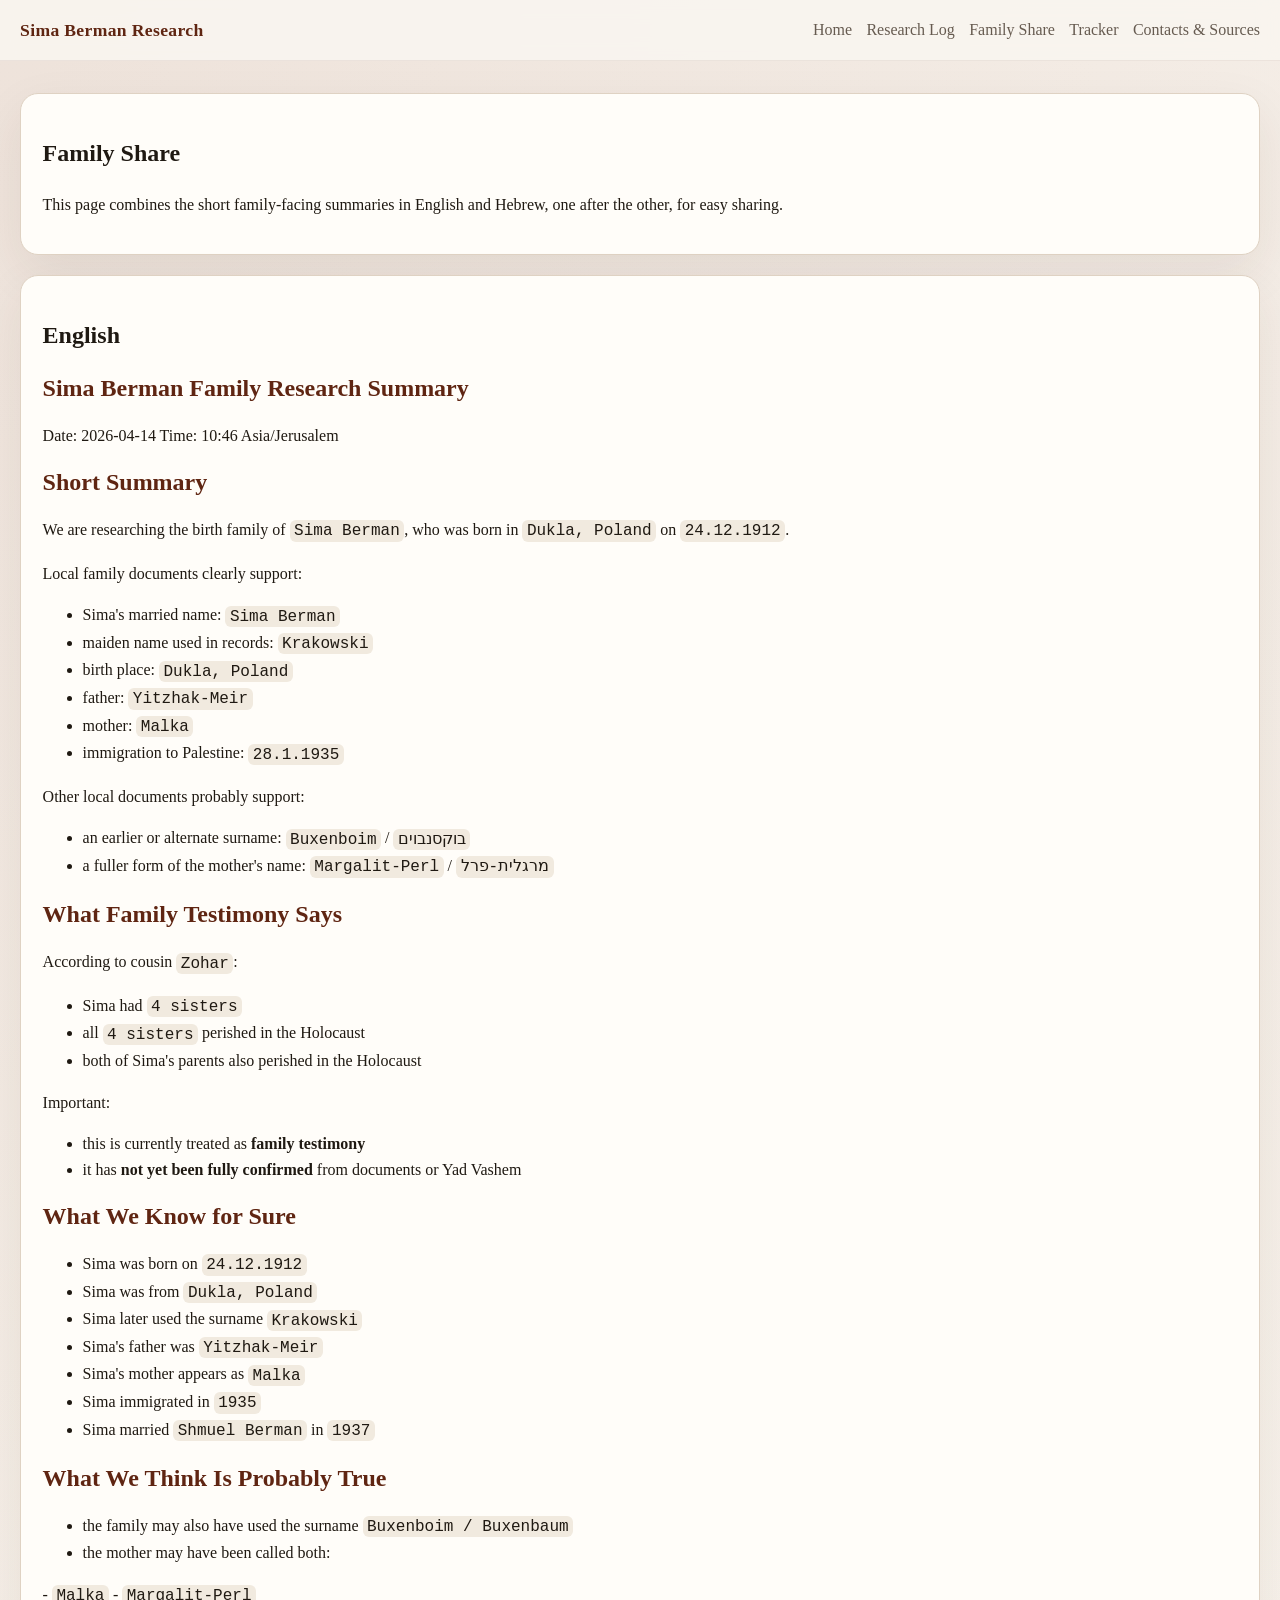
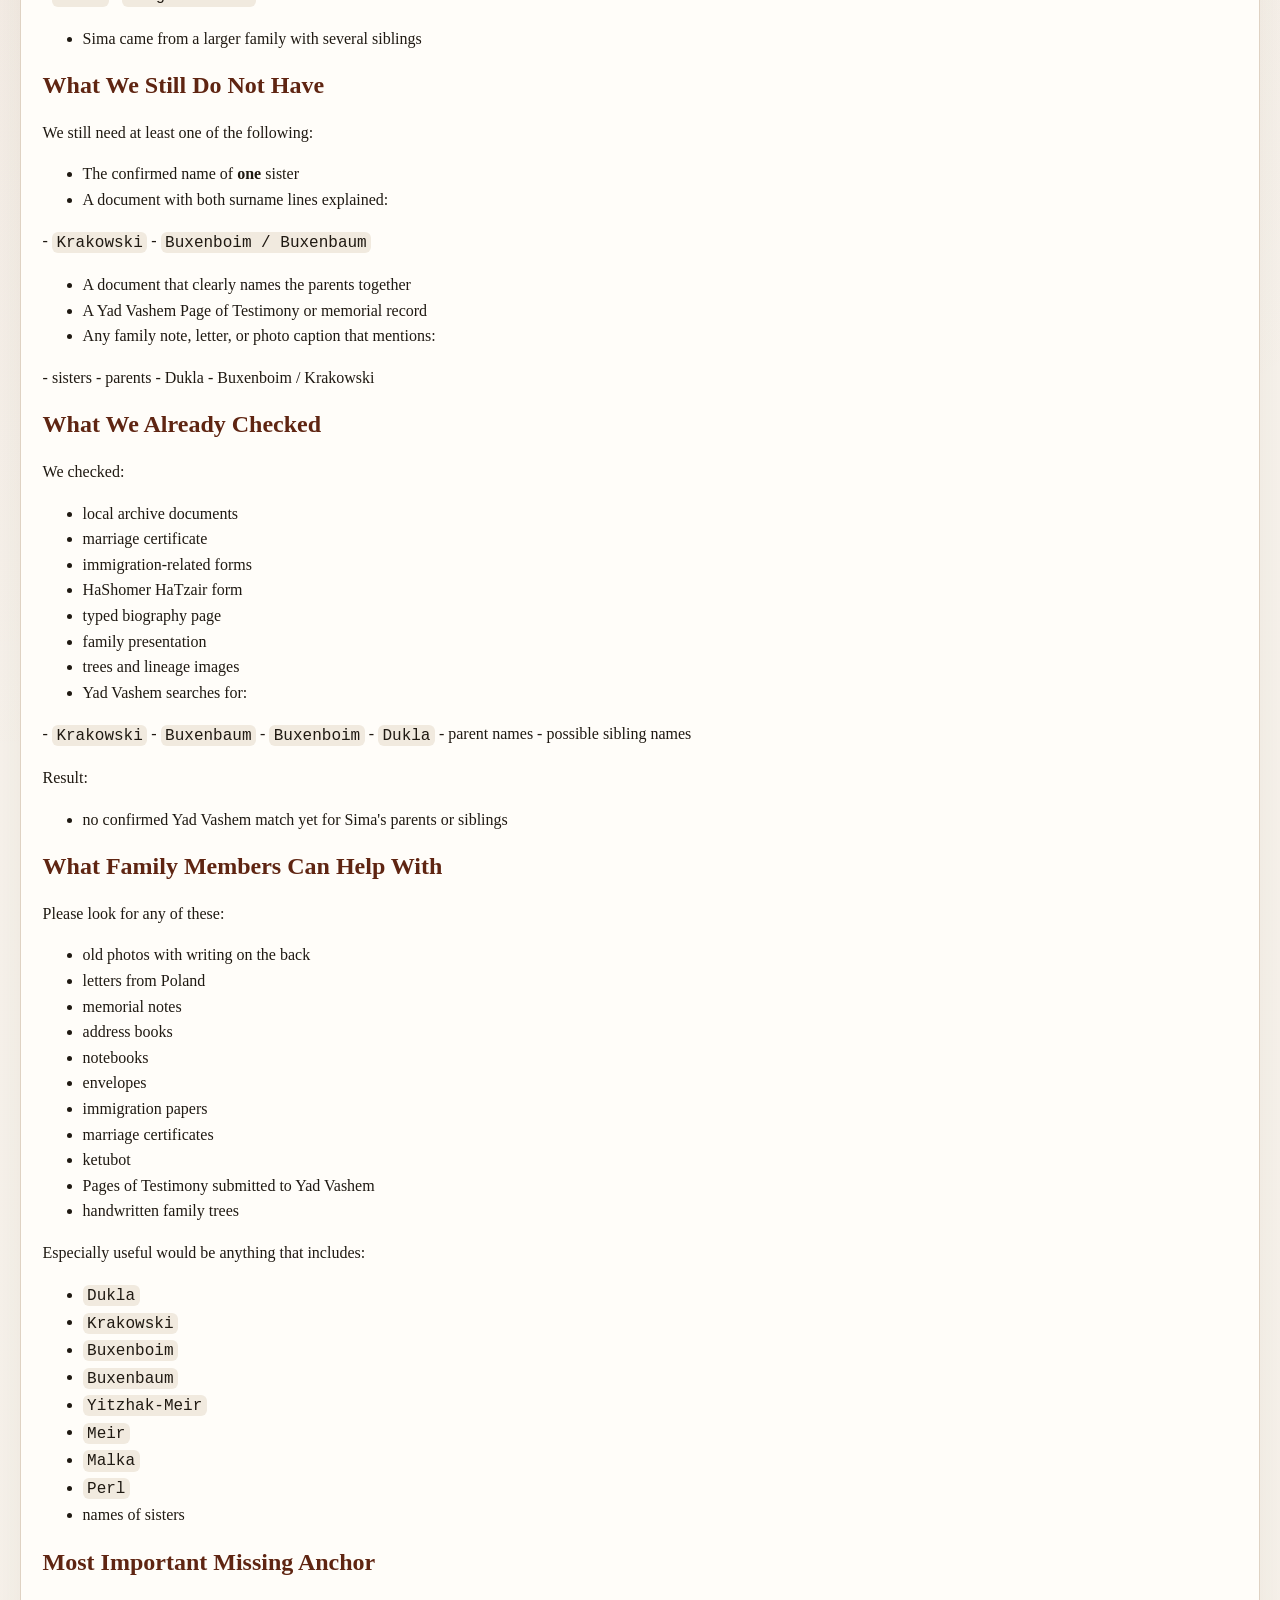
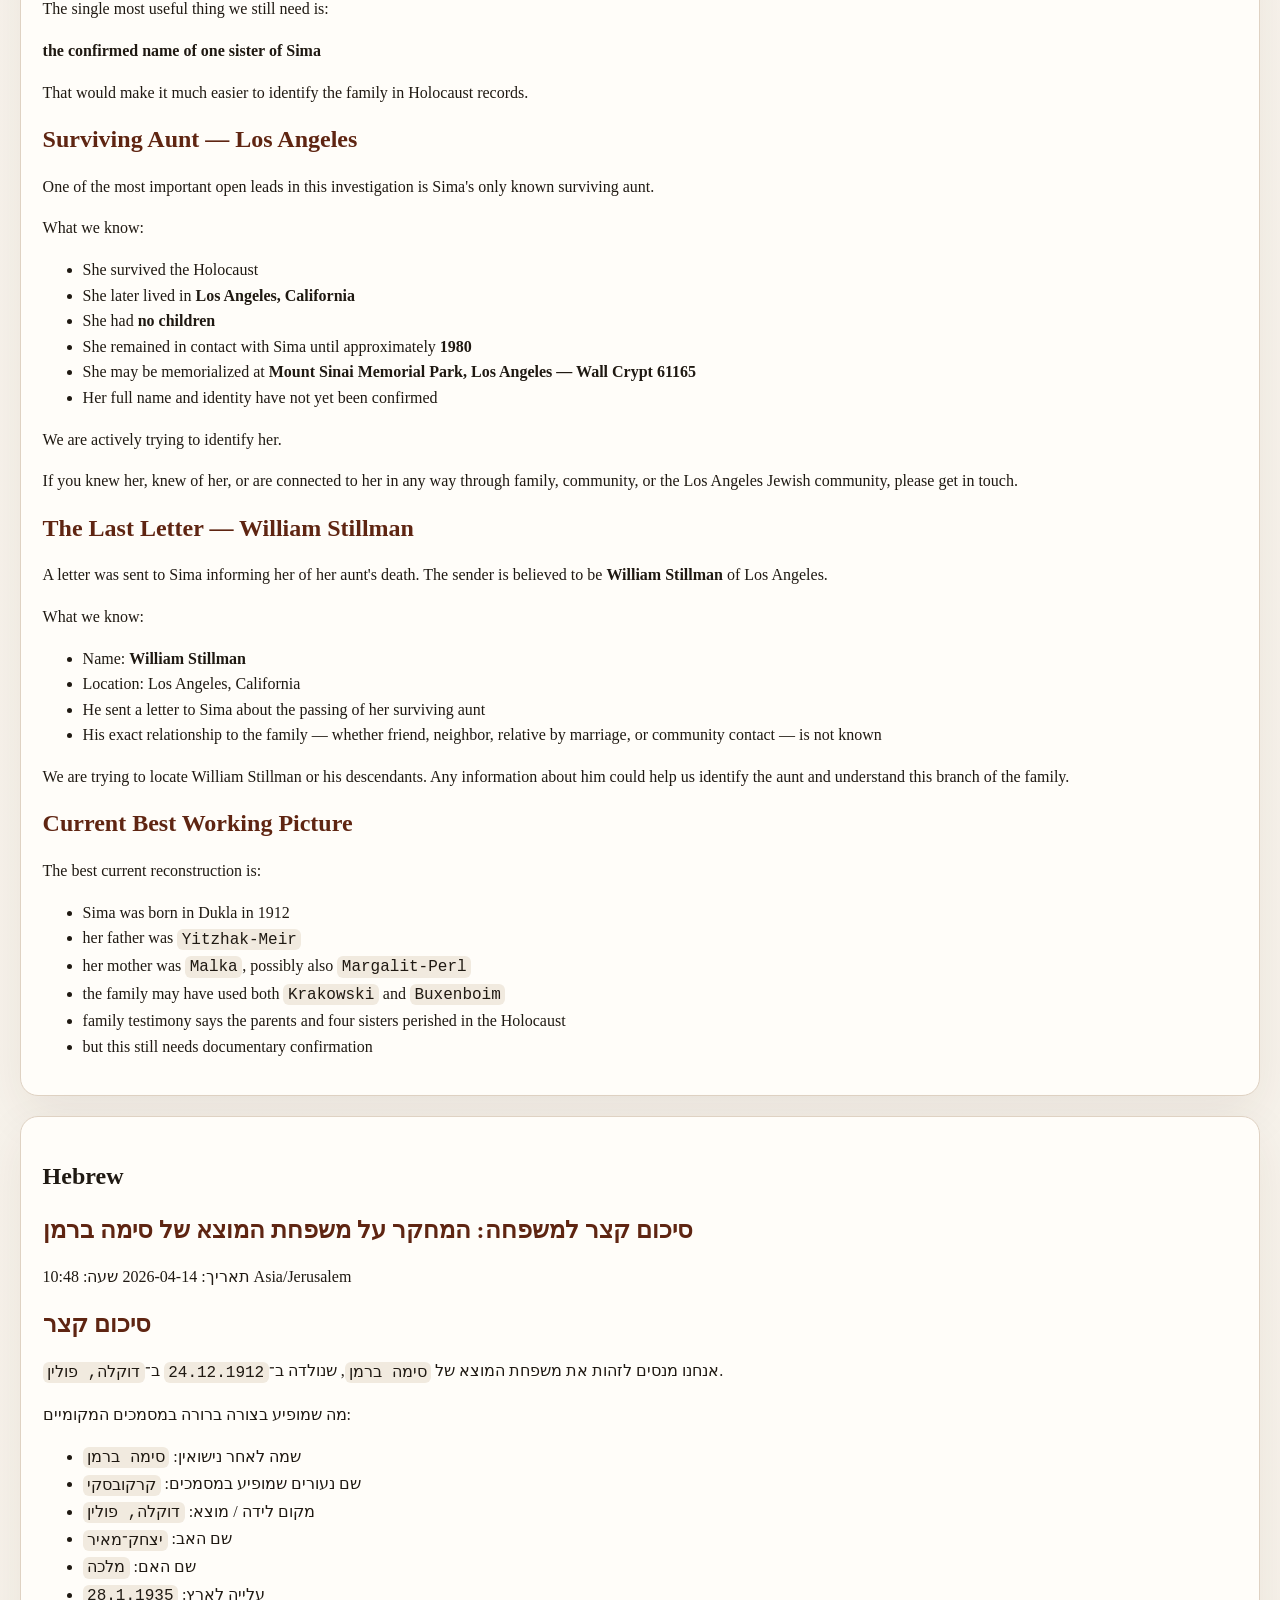
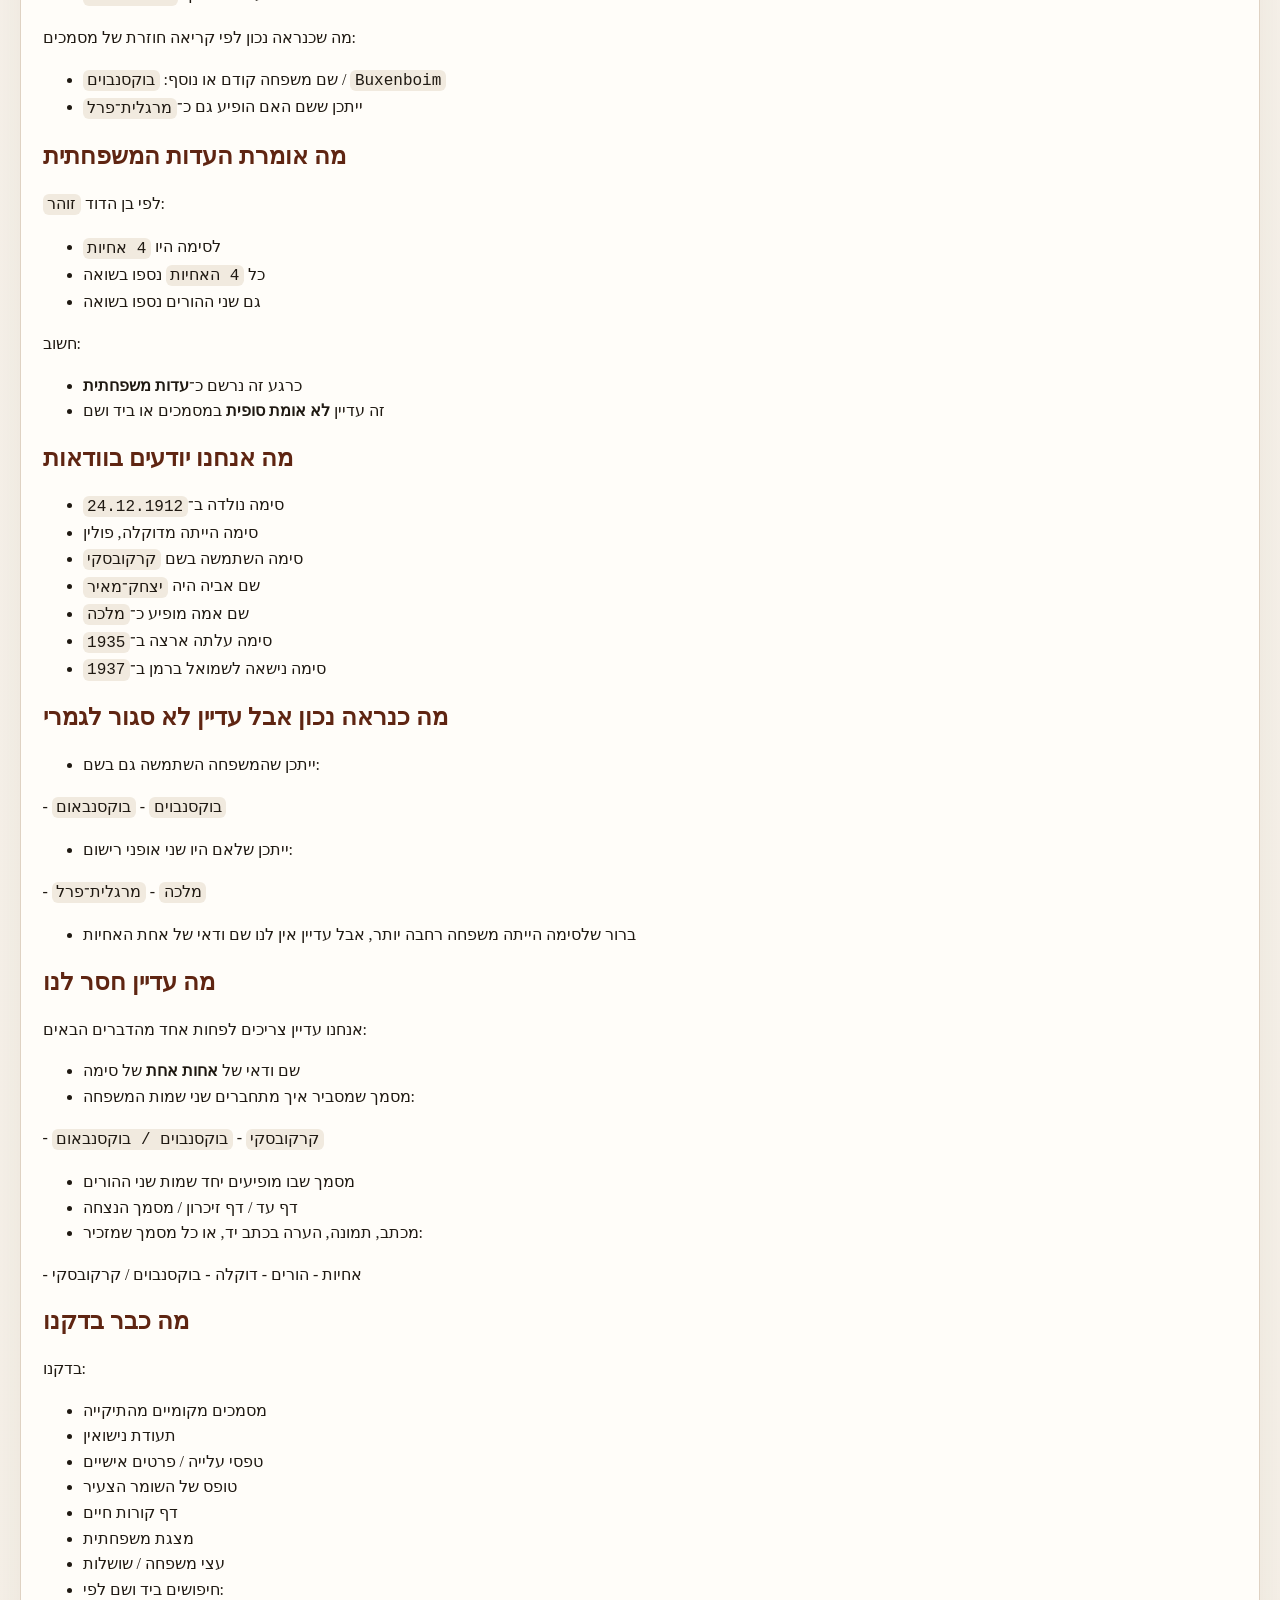
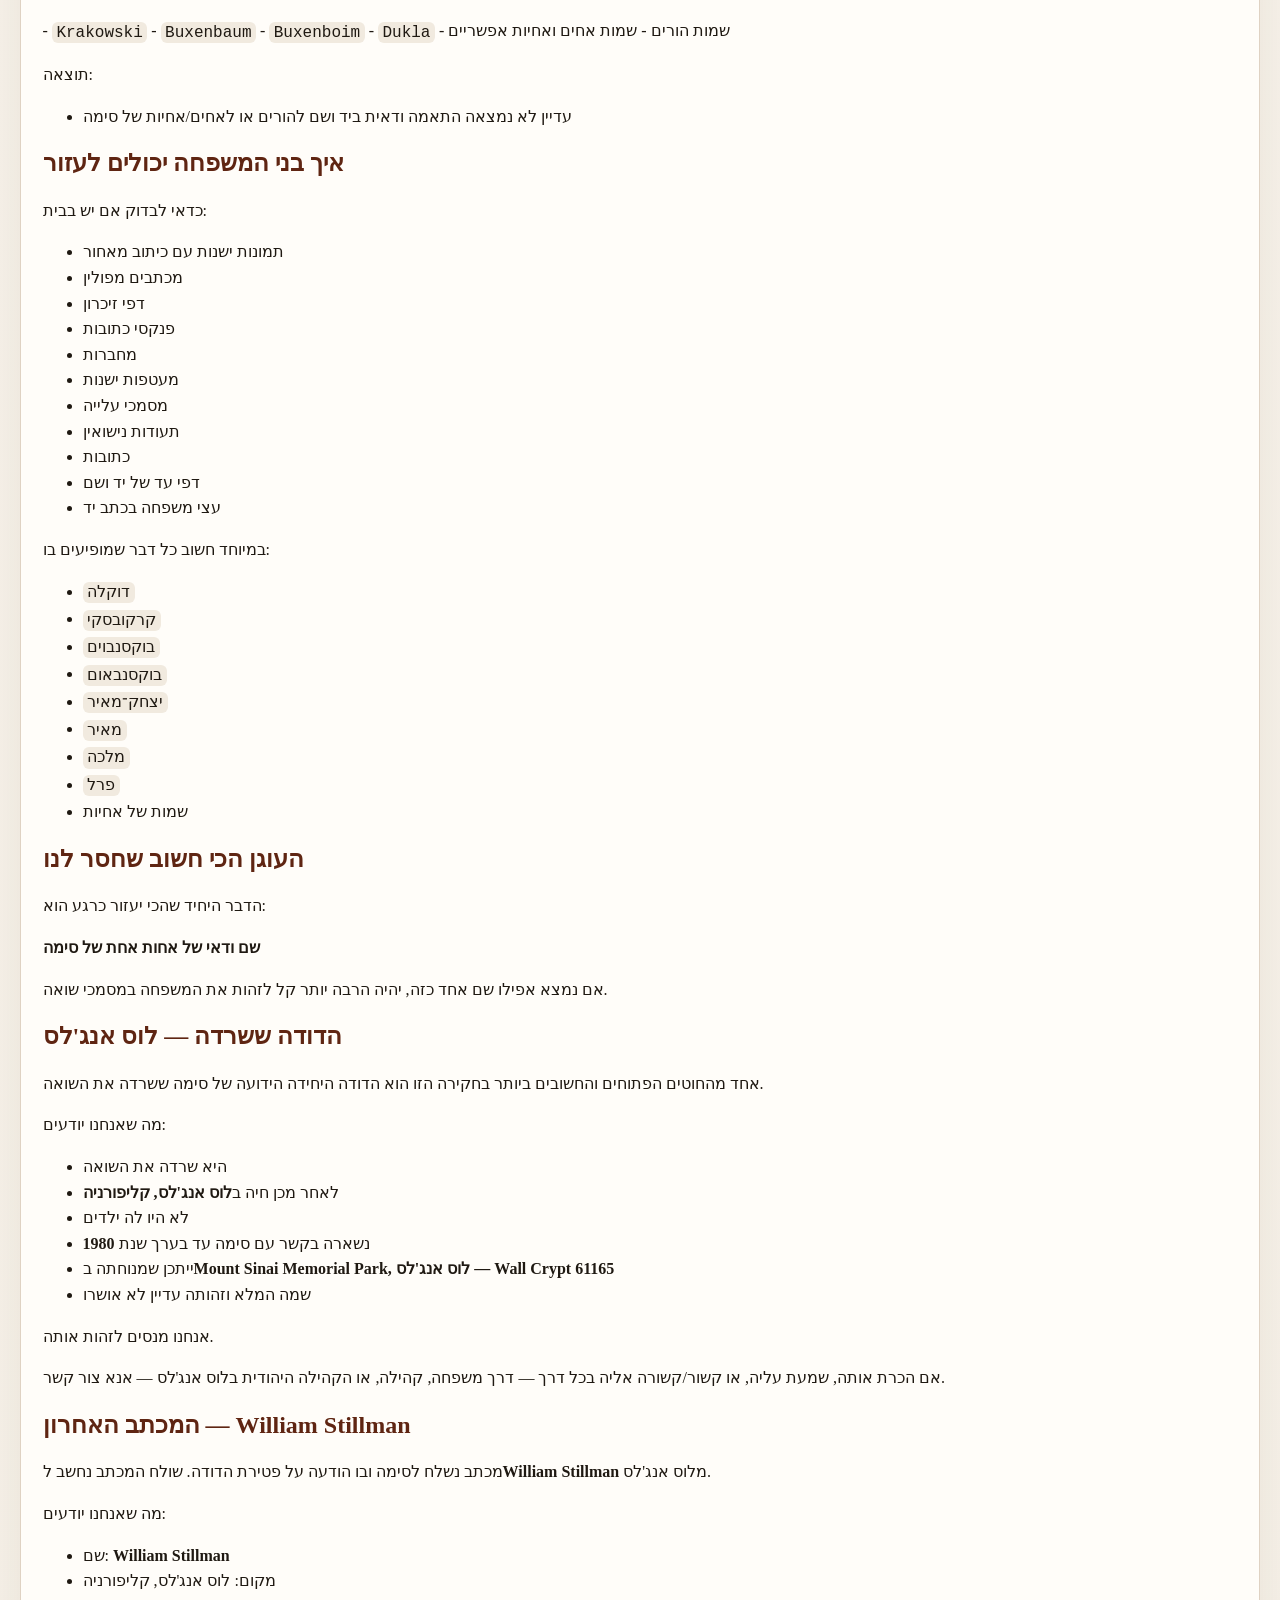
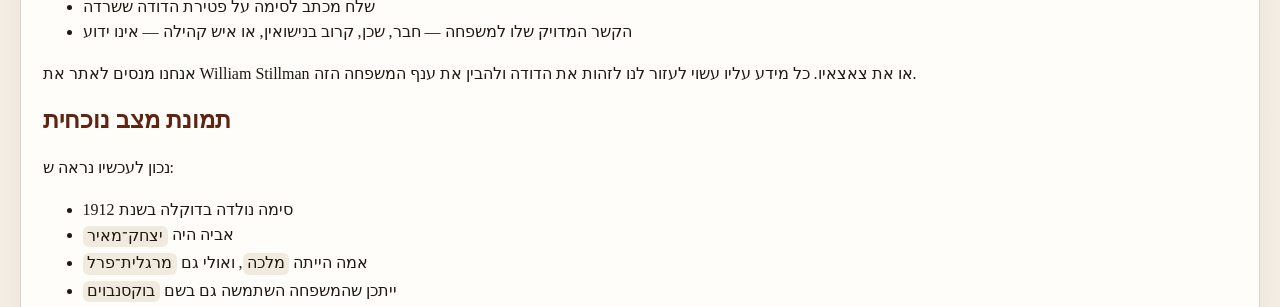
<file: family-share.html>
<!doctype html>
<html lang="en">
  <head>
    <meta charset="utf-8" />
    <meta name="viewport" content="width=device-width, initial-scale=1" />
    <title>Family Share</title>
    <link rel="stylesheet" href="./style.css?v=20260419" />
  </head>
  <body>
    <header class="site-header">
      <div class="wrap">
        <a class="brand" href="./index.html">Sima Berman Research</a>
        <nav class="site-nav" aria-label="Primary">
          <a href="./index.html">Home</a>
          <a href="./docs.html?doc=RESEARCH_LOG.md">Research Log</a>
          <a href="./family-share.html">Family Share</a>
          <a href="./docs.html?doc=RESEARCH_TRACKER.md">Tracker</a>
          <a href="./contacts.html">Contacts & Sources</a>
        </nav>
      </div>
    </header>

    <main class="wrap family-layout">
      <section class="card">
        <h1>Family Share</h1>
        <p>
          This page combines the short family-facing summaries in English and Hebrew,
          one after the other, for easy sharing.
        </p>
      </section>

      <section class="card">
        <h2>English</h2>
        <div class="markdown-body" data-doc="SIMA_BERMAN_FAMILY_SHARE.md"></div>
      </section>

      <section class="card">
        <h2>Hebrew</h2>
        <div class="markdown-body" data-doc="SIMA_BERMAN_FAMILY_SHARE_HE.md"></div>
      </section>
    </main>

    <script src="./script.js?v=20260419"></script>
  </body>
</html>
</file>
<file: style.css>
:root {
  --bg: #f6f1e8;
  --surface: #fffdf9;
  --surface-2: #f1eadf;
  --text: #1f1912;
  --muted: #665b50;
  --accent: #8b3f24;
  --accent-dark: #5f2512;
  --border: #dfd2c3;
  --shadow: 0 18px 50px rgba(65, 43, 24, 0.08);
  --radius: 18px;
}

* {
  box-sizing: border-box;
}

body {
  margin: 0;
  font-family: Georgia, "Times New Roman", serif;
  color: var(--text);
  background:
    radial-gradient(circle at top left, rgba(139, 63, 36, 0.1), transparent 28%),
    linear-gradient(180deg, #f9f5ef 0%, var(--bg) 100%);
  line-height: 1.6;
}

a {
  color: var(--accent);
}

.wrap {
  width: min(1380px, calc(100% - 2.5rem));
  margin: 0 auto;
}

.site-header {
  position: sticky;
  top: 0;
  z-index: 10;
  backdrop-filter: blur(10px);
  background: rgba(249, 245, 239, 0.92);
  border-bottom: 1px solid rgba(95, 37, 18, 0.08);
}

.site-header .wrap {
  display: flex;
  align-items: center;
  justify-content: space-between;
  gap: 1rem;
  padding: 1rem 0;
}

.brand {
  font-size: 1.1rem;
  font-weight: 700;
  letter-spacing: 0.02em;
  text-decoration: none;
  color: var(--accent-dark);
}

.site-nav {
  display: flex;
  flex-wrap: wrap;
  gap: 0.9rem;
}

.site-nav a {
  text-decoration: none;
  color: var(--muted);
}

.site-nav a:hover,
.site-nav a:focus {
  color: var(--accent-dark);
}

.hero {
  padding: 4.5rem 0 2.5rem;
  height: auto;
  min-height: unset;
  display: grid;
  grid-template-columns: 1fr;
  width: 100%;
}

.eyebrow {
  margin: 0 0 0.75rem;
  text-transform: uppercase;
  letter-spacing: 0.1em;
  font-size: 0.82rem;
  color: var(--accent);
}

.hero h1 {
  margin: 0;
  font-size: clamp(2.8rem, 4.4vw, 4.8rem);
  line-height: 1.02;
  color: var(--accent-dark);
  max-width: none;
}

.lede {
  max-width: none;
  font-size: 1.15rem;
  color: var(--muted);
}

.hero-copy {
  max-width: none;
  width: 100%;
}

.hero-quote {
  margin: 1.6rem 0 0;
  padding: 1rem 1.2rem;
  max-width: none;
  border-left: 4px solid var(--accent);
  background: rgba(255, 253, 249, 0.72);
  color: var(--accent-dark);
  font-size: 1.05rem;
}

.hero-actions {
  display: flex;
  flex-wrap: wrap;
  gap: 0.75rem;
  margin-top: 1.5rem;
}

.button {
  display: inline-flex;
  align-items: center;
  justify-content: center;
  padding: 0.8rem 1.15rem;
  border-radius: 999px;
  border: 1px solid var(--border);
  text-decoration: none;
  color: var(--accent-dark);
  background: var(--surface);
}

.button.primary {
  background: var(--accent-dark);
  color: white;
  border-color: var(--accent-dark);
}

.grid {
  display: grid;
  gap: 1.25rem;
  margin: 2rem 0;
}

.grid.two {
  grid-template-columns: repeat(2, minmax(0, 1fr));
}

.docs-grid {
  grid-template-columns: repeat(auto-fit, minmax(220px, 1fr));
}

.card,
.doc-card,
.doc-sidebar,
.doc-main {
  background: var(--surface);
  border: 1px solid var(--border);
  border-radius: var(--radius);
  box-shadow: var(--shadow);
}

.card {
  padding: 1.25rem 1.35rem;
}

.doc-card {
  display: block;
  padding: 1.15rem 1.2rem;
  text-decoration: none;
  color: inherit;
}

.doc-card h3 {
  margin-top: 0;
  color: var(--accent-dark);
}

.doc-card p {
  margin-bottom: 0;
  color: var(--muted);
}

.site-footer {
  padding: 2rem 0 3rem;
  color: var(--muted);
}

.family-layout {
  display: grid;
  gap: 1.25rem;
  padding: 2rem 0 3rem;
}

.contact-card {
  margin-bottom: 2rem;
}

.image-feature {
  margin-top: 0;
}

.featured-figure {
  margin: 1.25rem 0 0;
}

.featured-figure img {
  display: block;
  width: 100%;
  border-radius: 16px;
  border: 1px solid var(--border);
  background: #fff;
}

.aunt-figure img {
  width: min(50%, 420px);
  margin: 0 auto;
}

.featured-figure figcaption {
  margin-top: 0.8rem;
  color: var(--muted);
  font-size: 0.95rem;
}

.photo-notes {
  display: grid;
  gap: 1rem;
  margin-top: 1.25rem;
}

.photo-note {
  padding: 1rem 1.05rem;
  border: 1px solid var(--border);
  border-radius: 16px;
  background: #fffaf4;
}

.photo-note h3 {
  margin: 0 0 0.45rem;
  color: var(--accent-dark);
}

.photo-note p {
  margin: 0.45rem 0 0;
}

.photo-note blockquote {
  margin: 0.8rem 0 0;
  padding: 0.2rem 0 0.2rem 1rem;
  border-left: 4px solid var(--accent);
  color: var(--muted);
}

.photo-note-meta {
  font-size: 0.95rem;
  color: var(--muted);
}

.contact-list {
  list-style: none;
  padding: 0;
  margin: 1rem 0 0;
  display: grid;
  gap: 0.55rem;
}

.contact-list li {
  color: var(--muted);
}

.search-card {
  margin: 1rem 0 2rem;
}

.search-bar,
.sidebar-search {
  display: flex;
  gap: 0.6rem;
  align-items: center;
}

.search-bar input,
.sidebar-search input {
  width: 100%;
  border: 1px solid var(--border);
  border-radius: 999px;
  padding: 0.75rem 1rem;
  font: inherit;
  background: #fff;
  color: var(--text);
}

.search-bar button,
.sidebar-search button {
  border: 1px solid var(--accent-dark);
  background: var(--accent-dark);
  color: #fff;
  border-radius: 999px;
  padding: 0.75rem 1rem;
  font: inherit;
  cursor: pointer;
}

.search-status {
  margin-top: 0.8rem;
  color: var(--muted);
  font-size: 0.95rem;
}

.search-status.compact {
  font-size: 0.88rem;
}

.search-results {
  margin-top: 1rem;
  display: grid;
  gap: 0.8rem;
}

.search-results.compact {
  max-height: 300px;
  overflow: auto;
}

.search-result {
  border: 1px solid var(--border);
  border-radius: 14px;
  padding: 0.9rem 1rem;
  background: #fff;
}

.search-result h3 {
  margin: 0 0 0.35rem;
  font-size: 1rem;
}

.search-result p {
  margin: 0;
  color: var(--muted);
}

.doc-layout {
  display: grid;
  grid-template-columns: 280px minmax(0, 1fr);
  gap: 1.25rem;
  padding: 2rem 0 3rem;
}

.doc-sidebar {
  padding: 1.1rem;
  align-self: start;
  position: sticky;
  top: 5.2rem;
}

.doc-sidebar h2 {
  margin-top: 0;
  font-size: 1rem;
  color: var(--accent-dark);
}

.doc-nav {
  display: flex;
  flex-direction: column;
  gap: 0.6rem;
}

.doc-nav a {
  text-decoration: none;
}

.doc-main {
  padding: 1.5rem;
  overflow: hidden;
}

.doc-meta {
  display: flex;
  flex-wrap: wrap;
  align-items: baseline;
  justify-content: space-between;
  gap: 0.75rem;
  margin-bottom: 1rem;
  padding-bottom: 1rem;
  border-bottom: 1px solid var(--border);
}

.doc-meta h1 {
  margin: 0;
  font-size: 1.7rem;
  color: var(--accent-dark);
}

.markdown-body h1,
.markdown-body h2,
.markdown-body h3,
.markdown-body h4 {
  color: var(--accent-dark);
  line-height: 1.2;
}

.markdown-body pre {
  overflow: auto;
  padding: 1rem;
  background: #241910;
  color: #f9f5ef;
  border-radius: 12px;
}

.markdown-body code {
  font-family: "SFMono-Regular", Consolas, monospace;
  background: var(--surface-2);
  padding: 0.1rem 0.28rem;
  border-radius: 6px;
}

.markdown-body pre code {
  background: transparent;
  padding: 0;
}

.table-wrap {
  width: 100%;
  overflow-x: auto;
  margin: 1rem 0 1.4rem;
  border: 1px solid var(--border);
  border-radius: 14px;
  background: #fff;
}

.markdown-body table,
.markdown-table {
  width: 100%;
  min-width: 760px;
  border-collapse: collapse;
}

.markdown-body th,
.markdown-body td {
  border: 1px solid var(--border);
  padding: 0.6rem 0.7rem;
  text-align: left;
  vertical-align: top;
}

.markdown-body th {
  background: var(--surface-2);
  color: var(--accent-dark);
  font-weight: 700;
}

.markdown-body tbody tr:nth-child(even) {
  background: #fcf8f2;
}

.markdown-body blockquote {
  margin: 1rem 0;
  padding: 0.25rem 1rem;
  border-left: 4px solid var(--accent);
  color: var(--muted);
  background: #fbf7f1;
}

.markdown-body img {
  display: block;
  max-width: 100%;
  height: auto;
  margin: 1rem 0;
  border: 1px solid var(--border);
  border-radius: 14px;
  background: #fff;
}

.doc-image-link {
  display: block;
  max-width: 100%;
}

.doc-image-link img {
  width: min(40%, 420px);
  margin-left: auto;
  margin-right: auto;
}

@media (max-width: 860px) {
  .grid.two,
  .doc-layout {
    grid-template-columns: 1fr;
  }

  .hero {
    min-height: auto;
    padding-top: 3rem;
  }

  .hero h1 {
    max-width: none;
  }

  .doc-sidebar {
    position: static;
  }
}
</file>
